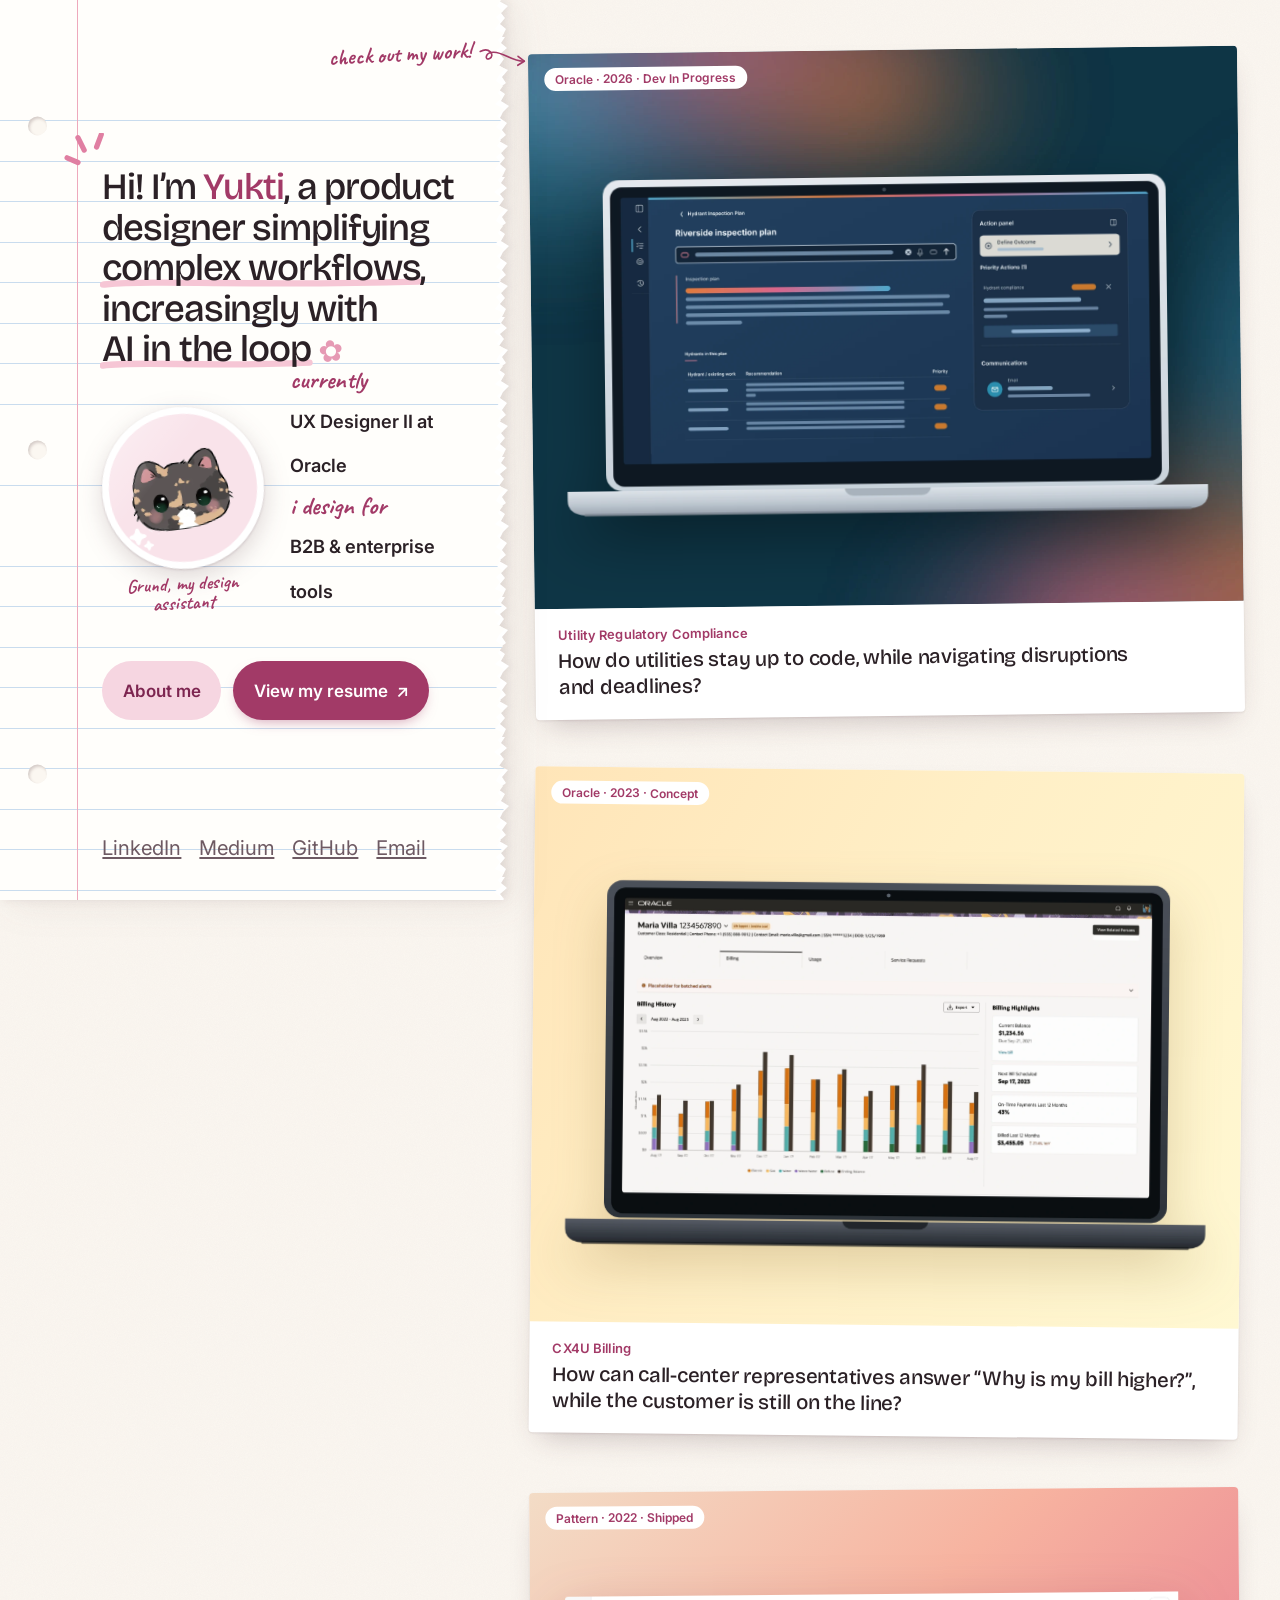
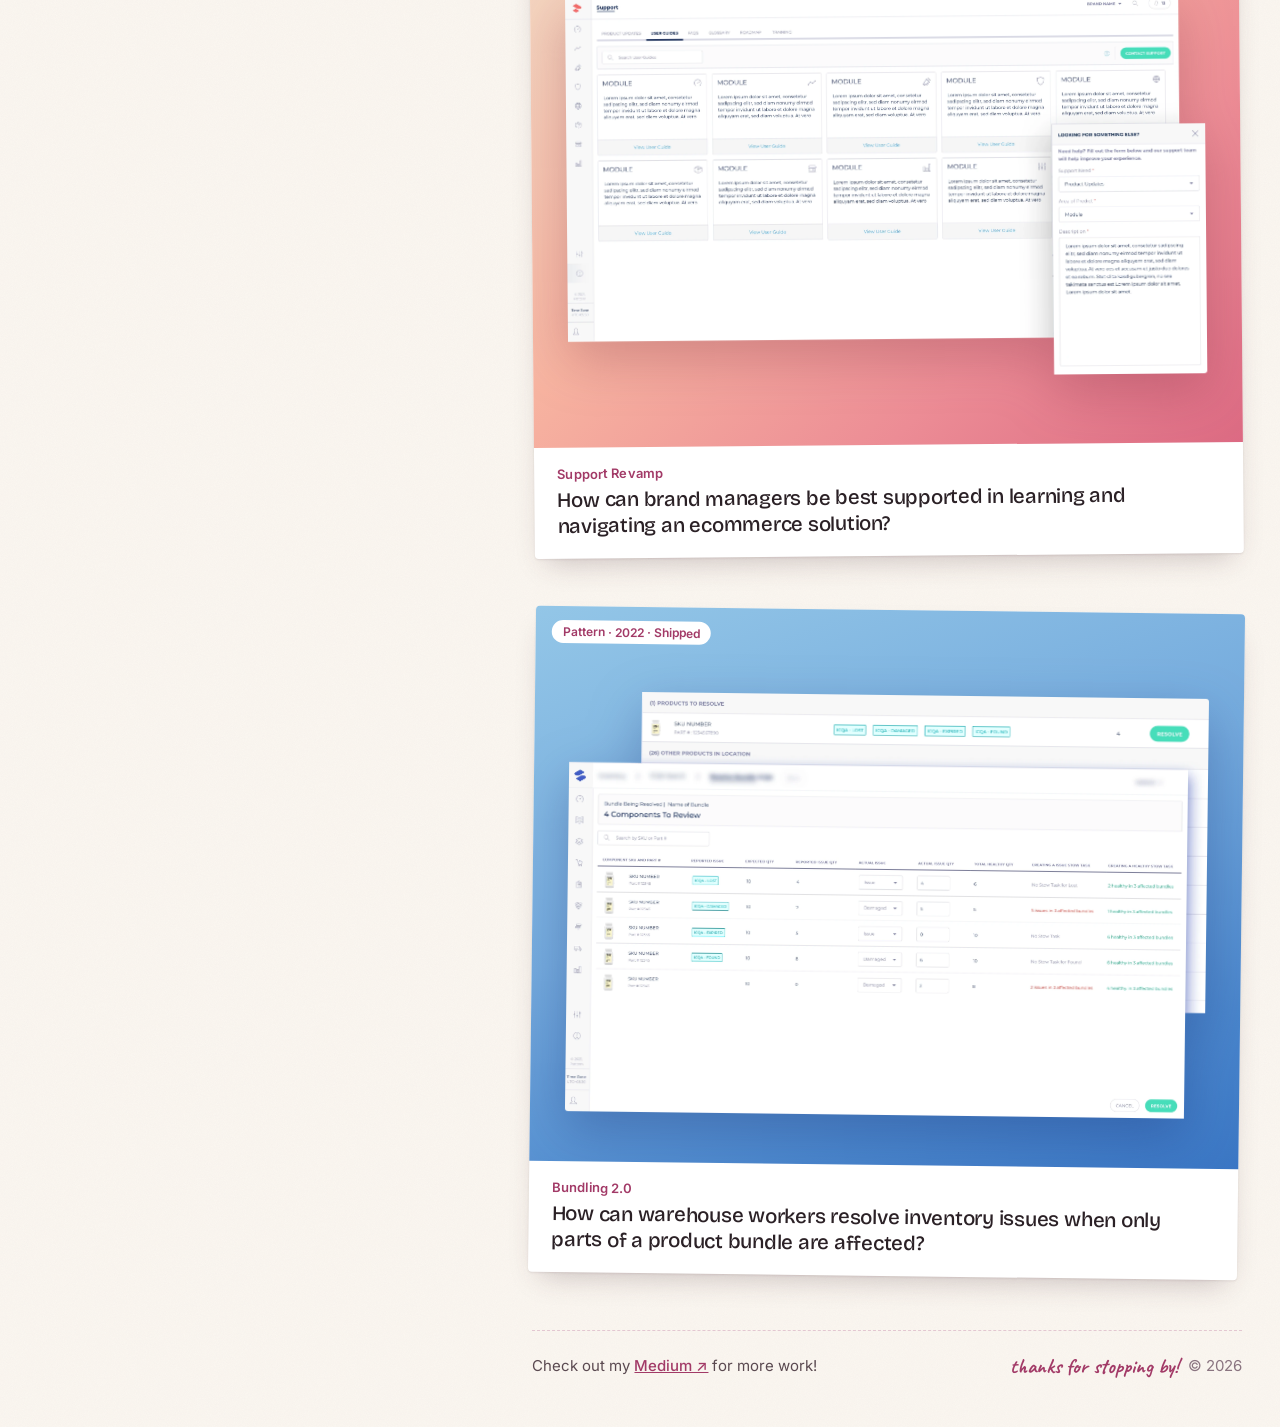
<file: index.html>
<!doctype html>
<html lang="en">
<head>
<meta name="robots" content="noindex, nofollow, noarchive">
<meta charset="utf-8">
<meta name="viewport" content="width=device-width, initial-scale=1">
<title>Yukti Malhan · Product Designer</title>
<meta name="description" content="Product designer simplifying complex workflows, increasingly with AI in the loop.">
<meta property="og:title" content="Yukti Malhan · Product Designer">
<meta property="og:description" content="Product designer simplifying complex workflows, increasingly with AI in the loop.">
<link rel="icon" href="assets/img/favicon.png">
<link rel="preconnect" href="https://fonts.googleapis.com">
<link href="https://fonts.googleapis.com/css2?family=Bricolage+Grotesque:opsz,wght@12..96,400;12..96,500&amp;family=Inter:wght@400;500;600&amp;family=Caveat:wght@600;700&amp;display=swap" rel="stylesheet">
<style>
body{margin:0;background:#FBF7F1}
a{color:#A23A67}
.paper{
  background-color:#FBF7F1;
  background-image:url("data:image/svg+xml,%3Csvg xmlns='http://www.w3.org/2000/svg' width='220' height='220'%3E%3Cfilter id='p'%3E%3CfeTurbulence type='fractalNoise' baseFrequency='1.1' numOctaves='2' stitchTiles='stitch'/%3E%3CfeColorMatrix values='0 0 0 0 0.45 0 0 0 0 0.36 0 0 0 0 0.34 0 0 0 0.06 0'/%3E%3C/filter%3E%3Crect width='100%25' height='100%25' filter='url(%23p)'/%3E%3C/svg%3E");
}

.layout{display:grid;grid-template-columns:40% 60%;align-items:start}
.layout>*{min-width:0}
/* torn binder paper */
.left{--lh:clamp(32px,4.5vh,48px);--edge:16px;position:sticky;top:0;height:100vh;box-sizing:border-box;filter:drop-shadow(3px 0 4px rgba(90,60,70,0.10)) drop-shadow(10px 4px 18px rgba(90,60,70,0.08))}
.left .binder,.left .fringe{position:absolute;inset:0;-webkit-mask:linear-gradient(#000,#000) left top/calc(100% - var(--edge)) 100% no-repeat,url("data:image/svg+xml,%3Csvg xmlns='http://www.w3.org/2000/svg' width='16' height='140' preserveAspectRatio='none'%3E%3Cpath d='M0 0H9L5 6 11 11 4 17 8 22 3 29 12 33 6 40 10 46 2 52 9 57 5 64 13 69 7 75 4 81 11 86 6 93 10 98 3 104 12 109 5 116 9 121 4 127 10 132 6 140H0Z'/%3E%3C/svg%3E") right top/var(--edge) 140px repeat-y;mask:linear-gradient(#000,#000) left top/calc(100% - var(--edge)) 100% no-repeat,url("data:image/svg+xml,%3Csvg xmlns='http://www.w3.org/2000/svg' width='16' height='140' preserveAspectRatio='none'%3E%3Cpath d='M0 0H9L5 6 11 11 4 17 8 22 3 29 12 33 6 40 10 46 2 52 9 57 5 64 13 69 7 75 4 81 11 86 6 93 10 98 3 104 12 109 5 116 9 121 4 127 10 132 6 140H0Z'/%3E%3C/svg%3E") right top/var(--edge) 140px repeat-y}
.left .fringe{background:#FFFFFF;-webkit-mask-position:left top,right 0 top 37px;mask-position:left top,right 0 top 37px}
.left .binder{right:4px;display:flex;flex-direction:column;box-sizing:border-box;padding:calc(var(--lh)*2) calc(var(--edge) + clamp(16px,2vw,32px)) var(--lh) calc(clamp(64px,6vw,92px) + clamp(16px,2vw,32px));align-items:center;text-align:center;
  background-color:#FFFEFB;
  background-image:linear-gradient(90deg,transparent clamp(64px,6vw,92px),#EEA9BC clamp(64px,6vw,92px),#EEA9BC calc(clamp(64px,6vw,92px) + 1.5px),transparent calc(clamp(64px,6vw,92px) + 1.5px)),repeating-linear-gradient(180deg,transparent 0,transparent calc(var(--lh) - 1px),#C9DCEE calc(var(--lh) - 1px),#C9DCEE var(--lh));
  background-size:100% 100%,100% calc(100% - var(--lh)*2);background-position:0 0,0 calc(var(--lh)*2);background-repeat:no-repeat,no-repeat}
.hole{position:absolute;left:clamp(22px,2.2vw,34px);width:clamp(18px,1.5vw,22px);aspect-ratio:1;border-radius:50%;transform:translateY(-50%);background:#FBF7F1;box-shadow:inset 1.5px 2px 3px rgba(80,55,60,0.22)}
.lines{position:relative;z-index:1;width:100%;max-width:540px;display:flex;flex-direction:column;align-items:center}
.intro{margin:0;font-size:calc(var(--lh)*0.6);color:#5A4950;max-width:25em;text-wrap:balance}
.hl{position:relative;white-space:nowrap;color:#2B2126;font-weight:500}
.hl svg{position:absolute;left:-2px;bottom:2px;width:calc(100% + 4px);height:0.45em;z-index:-1}
.dot{width:7px;height:7px;border-radius:50%;background:#3B9468;display:inline-block;margin-right:5px;vertical-align:1px}
.lines .ln{line-height:var(--lh)}
.lines .ln2{line-height:calc(var(--lh)*2)}
.notes{display:grid;grid-template-columns:repeat(3,minmax(0,1fr));gap:clamp(8px,0.9vw,14px);margin:calc(var(--lh)*1) 0;height:calc(var(--lh)*4);width:100%;max-width:440px}
.sticky{position:relative;display:flex;flex-direction:column;justify-content:center;gap:2px;padding:10px 10px;box-sizing:border-box;text-align:left;cursor:grab;outline:none;transform:rotate(var(--r));transform-origin:50% 0;box-shadow:0 1px 1px rgba(70,40,50,0.08),0 8px 14px -6px rgba(70,40,50,0.22);line-height:1.25;transition:transform .35s cubic-bezier(.3,1.6,.5,1),box-shadow .3s ease;animation:stick .7s cubic-bezier(.3,1.5,.5,1) var(--d) both}
.sticky:hover,.sticky:focus-visible{transform:rotate(0deg) translateY(-6px) scale(1.06);z-index:2;box-shadow:0 2px 2px rgba(70,40,50,0.08),0 18px 24px -10px rgba(70,40,50,0.30)}
.sticky:active{cursor:grabbing;transform:rotate(calc(var(--r) * -2)) translateY(-3px) scale(1.03)}
.sticky:hover .tape{transform:translateX(-50%) rotate(-6deg) translateY(-2px)!important}
.sticky:focus-visible{box-shadow:0 0 0 2px #A23A67,0 18px 24px -10px rgba(70,40,50,0.30)}
@keyframes stick{0%{opacity:0;transform:rotate(calc(var(--r) * 4)) translateY(-14px) scale(.92)}100%{opacity:1;transform:rotate(var(--r))}}
.sticky .tape{position:absolute;top:-8px;left:50%;width:46%;height:16px;background:rgba(255,255,255,0.6);box-shadow:0 0 0 0.5px rgba(160,130,140,0.15);transition:transform .3s ease}
.sticky .nh{font-family:Caveat,cursive;font-size:clamp(17px,2.3vh,21px);font-weight:700;color:#A23A67;line-height:1}
.sticky b{font-size:clamp(12.5px,1.75vh,15px);font-weight:600;color:#2B2126}
.sticky .ns{font-size:clamp(11.5px,1.55vh,13px);color:#5C4A53}
.pills{display:flex;flex-wrap:wrap;align-items:center;justify-content:center;gap:12px;height:calc(var(--lh)*2)}
.pill.cta{font-weight:600;box-shadow:0 6px 14px -6px rgba(162,58,103,0.55)}
.pill.cta:hover{background:#8C2F58!important}
.pill.cta span{transition:transform .2s ease}
.pill.cta:hover span{transform:translate(2px,-2px)}
.links{margin:0;display:flex;justify-content:center;gap:18px;font-size:calc(var(--lh)*0.5);flex:none}
.links a{color:#6E5A63}
.links a:hover{color:#A23A67}
.scribble{position:absolute;z-index:3;top:calc(var(--lh)*0.35);right:calc(var(--edge) * -1 - 30px);display:flex;align-items:flex-start;gap:2px;font-family:Caveat,cursive;font-size:clamp(19px,2.5vh,24px);font-weight:700;color:#A23A67;text-decoration:none;transform:rotate(-3deg);white-space:nowrap}
.scribble svg{margin-top:6px;animation:nudge 1.8s ease-in-out infinite}
.scribble:hover span{text-decoration:underline wavy #E69AB4}
@keyframes nudge{0%,100%{transform:translateX(0)}50%{transform:translateX(5px)}}
.pill{display:inline-flex;align-items:center;gap:8px;height:calc(var(--lh)*1.45);padding:0 clamp(16px,1.6vw,24px);border-radius:999px;font-size:clamp(14px,1.9vh,17px);font-weight:500;text-decoration:none;transition:transform .15s ease, background-color .15s ease}
.pill:hover{transform:translateY(-2px)}
.grund{position:relative;flex:1 1 auto;min-height:0;width:100%;max-width:440px;margin:calc(var(--lh)*0.5) 0 calc(var(--lh)*0.5);display:flex;flex-direction:column;align-items:center;justify-content:center}
.grund img{display:block;flex:0 1 auto;min-height:0;max-width:min(100%,400px);width:auto;height:auto;object-fit:contain;object-position:center}
.grund figcaption{order:-1;flex:none;display:flex;align-items:flex-end;gap:6px;margin:0 0 -4px 34%;font-family:Caveat,cursive;font-size:clamp(18px,2.4vh,22px);font-weight:700;color:#A23A67;transform:rotate(-4deg);white-space:nowrap}
.scrollcue{position:fixed;z-index:5;bottom:22px;left:70%;transform:translateX(-50%);display:flex;align-items:center;gap:8px;padding:9px 16px 9px 18px;border-radius:999px;background:rgba(255,254,251,0.92);box-shadow:0 1px 2px rgba(70,40,50,0.08),0 10px 24px -10px rgba(70,40,50,0.35);font-size:14px;font-weight:500;color:#2B2126;text-decoration:none;white-space:nowrap;-webkit-backdrop-filter:blur(6px);backdrop-filter:blur(6px)}
.scrollcue b{font-family:Caveat,cursive;font-size:20px;font-weight:700;color:#A23A67}
.scrollcue svg{animation:bob 1.6s ease-in-out infinite}
@keyframes bob{0%,100%{transform:translateY(-2px)}50%{transform:translateY(3px)}}
html{scroll-behavior:smooth}
.polaroid{scroll-margin-top:24px}
.cue-c2,.cue-c3{display:none}
@supports (view-timeline-name: --a) and (timeline-scope: --a){
  .paper{timeline-scope:--c1,--c2,--c3,--c4}
  .cue-c2,.cue-c3{display:flex}
  .scrollcue{opacity:0;visibility:hidden;animation:cueon linear none;animation-range:contain 0% exit 80%}
  .cue-c1{animation-timeline:--c1}.cue-c2{animation-timeline:--c2}.cue-c3{animation-timeline:--c3}
  @keyframes cueon{0%,100%{opacity:1;visibility:visible}}
}
@media (prefers-reduced-motion: reduce){.sticky,.scrollcue,.scrollcue svg,.scribble svg{animation:none!important}}

/* Grund sticker + quick facts (from the split version) */
.lines{align-items:flex-start!important;text-align:left}
.facts{display:flex;align-items:center;gap:clamp(18px,2vw,30px);margin:var(--lh) 0 calc(var(--lh)*2);height:calc(var(--lh)*4)}
.sticker{position:relative;flex:none;margin:0}
.sticker-disc{position:relative;width:calc(var(--lh)*4);aspect-ratio:1;border-radius:50%;background:#F9E3EA;border:clamp(5px,0.55vw,8px) solid #FFFFFF;box-sizing:border-box;overflow:hidden;transform:rotate(-7deg);filter:drop-shadow(0 1px 1px rgba(70,40,50,0.18)) drop-shadow(0 8px 12px rgba(70,40,50,0.18));transition:transform .4s cubic-bezier(.3,1.6,.5,1)}
.sticker-disc img{width:100%;height:100%;object-fit:contain;display:block;transform:scale(0.94)}
.sticker-disc::after{content:"";position:absolute;inset:0;border-radius:50%;background:linear-gradient(135deg,rgba(255,255,255,0.45) 0%,rgba(255,255,255,0) 38%);pointer-events:none}
.sticker:hover .sticker-disc{transform:rotate(4deg) scale(1.05)}
.sticker figcaption{font-family:Caveat,cursive;font-size:clamp(16px,2.2vh,19px);font-weight:700;color:#A23A67;line-height:1;transform:translateX(-50%) rotate(-3deg);white-space:normal;text-align:center;width:150px;position:absolute;left:50%;top:calc(100% + 6px)}
.facts dl{margin:0;display:flex;flex-direction:column;min-width:0}
.facts dl>div{display:flex;flex-direction:column}
.facts dt{font-family:Caveat,cursive;font-size:calc(var(--lh)*0.62);font-weight:700;color:#A23A67;line-height:calc(var(--lh)*0.9)}
.facts dd{margin:0;font-size:calc(var(--lh)*0.45);font-weight:600;color:#2B2126;line-height:calc(var(--lh)*1.1)}
.facts dd span{display:block;font-weight:400;color:#6B5862;white-space:nowrap;line-height:calc(var(--lh)*0.9)}
.pills{justify-content:flex-start!important}
.spacer{flex:1 1 auto}
.links{justify-content:flex-start!important;width:100%;max-width:540px}

/* big intro title */
.title{margin:0;font-family:'Bricolage Grotesque',Inter,sans-serif;font-weight:500;font-size:calc(var(--lh)*0.92);line-height:var(--lh);letter-spacing:-0.03em;color:#2B2126;text-align:left;position:relative;top:calc(var(--lh)*0.13)}
.title .name{color:#A23A67}
.title .hl svg{height:0.38em;bottom:0}
.title .flower{color:#E69AB4;font-size:0.8em;display:inline-block;transform:rotate(-8deg);transition:transform .6s ease}
.title:hover .flower{transform:rotate(172deg)}
.title .spark{position:absolute;left:calc(var(--lh)*-0.95);top:calc(var(--lh)*-0.85);width:calc(var(--lh)*1.15);height:calc(var(--lh)*1.15)}
.title .spark svg{width:100%;height:100%;display:block}
/* lower the block so it sits centered on screen, snapped to the ruled lines */
.left .binder{padding-top:calc(var(--lh)*5)}
@supports (padding-top: round(down, 10px, 3px)){.left .binder{padding-top:max(calc(var(--lh)*2), round(down, calc((100vh - var(--lh)*14) / 2), var(--lh)))}}
.pill.about{background:#F6D6E1!important;border:0!important;color:#7D2550!important;font-weight:600}
.pill.about:hover{background:#F1C3D3!important}

/* polaroid-style project stickers */
.polaroid{display:flex;flex-direction:column;height:min(74vh,780px);min-height:460px;box-sizing:border-box;padding:clamp(12px,1.2vw,18px) clamp(12px,1.2vw,18px) 0;background:#FFFFFF;border-radius:4px;text-decoration:none;color:inherit;transform:rotate(var(--r));box-shadow:0 1px 2px rgba(70,40,50,0.10),0 14px 30px -12px rgba(70,40,50,0.28);transition:transform .35s cubic-bezier(.3,1.4,.5,1),box-shadow .3s ease}
.polaroid:hover{transform:rotate(0deg) translateY(-4px);box-shadow:0 2px 3px rgba(70,40,50,0.10),0 26px 40px -16px rgba(70,40,50,0.34)}
.polaroid .photo{position:relative;flex:1 1 auto;min-height:0;border-radius:2px;overflow:hidden;display:flex;align-items:center;justify-content:center;box-shadow:inset 0 0 0 1px rgba(120,70,90,0.07)}
.polaroid .photo img{height:auto;max-height:80%;object-fit:contain;display:block;border-radius:4px;box-shadow:0 2px 4px rgba(60,30,40,0.12),0 22px 40px -16px rgba(60,30,40,0.34);transition:transform .4s ease}
.polaroid:hover .photo img{transform:scale(1.015)}
.tagrow{position:absolute;top:14px;left:16px;display:flex;align-items:center;gap:10px}
.tagrow .num{font-family:Caveat,cursive;font-size:26px;font-weight:700;color:#A23A67;line-height:1}
.tagrow .badge{padding:4px 11px;border-radius:999px;background:#FFFFFF;font-size:12px;font-weight:600;color:#A23A67}
.pcap{flex:0 0 20%;min-height:96px;box-sizing:border-box;padding:clamp(12px,1.8vh,20px) clamp(4px,0.6vw,10px) clamp(12px,1.8vh,20px);display:flex;flex-direction:column;justify-content:center;gap:6px}
.pname{margin:0;display:flex;justify-content:space-between;align-items:baseline;gap:12px;font-size:13px;font-weight:600;color:#A23A67;letter-spacing:0.01em}
.pname .go{font-weight:600;white-space:nowrap;transition:transform .2s ease}
.polaroid:hover .pname .go{transform:translateX(3px)}
.pq{margin:0;font-family:'Bricolage Grotesque',Inter,sans-serif;font-size:clamp(18px,min(1.55vw,2.6vh),24px);font-weight:500;line-height:1.3;letter-spacing:-0.012em;color:#2B2126;text-wrap:pretty}

/* image area: the tinted mat with the taped screenshot, like before */
.polaroid{padding:0!important;overflow:visible}
.polaroid .photo{border-radius:4px 4px 0 0!important;box-shadow:none!important}
.polaroid .photo{container-type:size}
.polaroid .shot{position:relative;margin-top:18px}
.polaroid .shot img{width:100%;height:auto;max-height:none;display:block;border-radius:4px;box-shadow:0 2px 4px rgba(60,30,40,0.14),0 24px 44px -16px rgba(60,30,40,0.38)}
.polaroid .shot .tp{position:absolute;z-index:1;width:90px;height:24px}
.polaroid .photo>img{display:none}
.pcap{padding:clamp(14px,2vh,22px) clamp(18px,1.8vw,28px)!important}
.pqrow{display:flex;align-items:flex-end;justify-content:space-between;gap:24px}
.pqrow .go{flex:none;font-size:14px;font-weight:600;color:#A23A67;white-space:nowrap;padding-bottom:3px;transition:transform .2s ease}
.polaroid:hover .pqrow .go{transform:translateX(3px)}

/* responsive card text: caption grows, photo shrinks; type follows card width */
.polaroid{container-type:inline-size}
.polaroid .pcap{flex:none!important;min-height:0!important}
.polaroid .photo{min-height:180px}
.polaroid .pq{font-size:clamp(16px,2.9cqw,23px)!important;line-height:1.3}
@container (max-width: 640px){.polaroid .pqrow{flex-direction:column;align-items:flex-start;gap:8px}}
/* pencil rule */
.rule{height:2px;border:0;margin:0;background-image:url("data:image/svg+xml,%3Csvg xmlns='http://www.w3.org/2000/svg' width='300' height='2'%3E%3Cpath d='M0 1 C 60 0.3, 120 1.7, 180 0.8 S 260 1.4, 300 1' stroke='%23D8B9C4' stroke-width='1.3' fill='none'/%3E%3C/svg%3E");background-size:300px 2px;background-repeat:repeat-x}
/* places marquee */
.marquee{overflow:hidden;-webkit-mask:linear-gradient(90deg,transparent,#000 12%,#000 88%,transparent);mask:linear-gradient(90deg,transparent,#000 12%,#000 88%,transparent)}
.track{display:flex;gap:56px;width:max-content;animation:slide 26s linear infinite}
@keyframes slide{to{transform:translateX(-50%)}}
@media (prefers-reduced-motion: reduce){.track{animation:none}}
.work img{transition:transform .4s ease}
.work:hover img{transform:scale(1.015)}
.work:hover .cap{color:#A23A67}
@media (max-width: 899px){
  .layout{grid-template-columns:minmax(0,1fr)}
  .left{position:relative;height:auto;--lh:34px}
  .left .binder{position:relative;inset:auto;right:auto;padding-left:64px;padding-right:28px}
  .notes{height:auto;display:flex;flex-wrap:wrap;justify-content:center;row-gap:16px}
  .notes .sticky{width:calc(50% - 8px)}
  .pill{padding:0 16px}
  .pills{gap:8px}
  .sticky{min-height:calc(var(--lh)*3.6)}
  .pills{height:auto;padding:calc(var(--lh)*0.5) 0}
  .grund{flex:none;height:280px}
  .grund figcaption{margin-left:20%;white-space:normal}
  .scribble{display:none}
  .left .binder{padding-top:calc(var(--lh)*2)!important}
  .title .spark{left:-26px}
  .facts{flex-direction:column;align-items:flex-start;height:auto;margin-bottom:var(--lh)}
  .sticker figcaption{position:static;transform:rotate(-3deg);margin-top:6px}
  .spacer{flex:none;height:var(--lh)}
  .scrollcue{left:50%}
  .links{padding-bottom:var(--lh)}
  .gl{white-space:normal!important;width:150px;line-height:1}
  .mat{height:auto!important;min-height:0!important;aspect-ratio:4/3}
  .polaroid{height:auto;min-height:0}
  .polaroid .photo{flex:none;aspect-ratio:4/3}
  .pqrow{flex-direction:column;align-items:flex-start;gap:8px}
}

/* keep the scribbled arrow above the scrolling work */
@media (min-width: 900px){.layout>.left{z-index:6!important}}
</style>
</head>
<body>
<div class="paper" style="font-family: Inter, system-ui, sans-serif; color: #2B2126; min-height: 100vh">
  <div class="layout">

    <!-- LEFT: torn binder paper, fixed and always above the fold -->
    <aside class="left">
      <div class="fringe" aria-hidden="true"></div>
      <div class="binder">
        <span class="hole" style="top: 14%" aria-hidden="true"></span>
        <span class="hole" style="top: 50%" aria-hidden="true"></span>
        <span class="hole" style="top: 86%" aria-hidden="true"></span>

        <div class="lines">
          <h1 class="title"><span class="spark" aria-hidden="true"><svg viewBox="0 0 30 30" fill="none" stroke="#E07FA2" stroke-width="3.4" stroke-linecap="round"><path d="M9 19 2 16M13 11 9 3M21 9 24 1"></path></svg></span><span>Hi! I’m <span class="name">Yukti</span>, a product designer simplifying</span> <span class="hl">complex workflows<svg aria-hidden="true" viewBox="0 0 300 20" preserveAspectRatio="none"><path d="M4 12 C 60 5, 140 15, 296 8" stroke="#F6C6D5" stroke-width="9" stroke-linecap="round" fill="none"></path></svg></span><span>, increasingly with</span> <span style="white-space: nowrap"><span class="hl">AI in the loop<svg aria-hidden="true" viewBox="0 0 300 20" preserveAspectRatio="none"><path d="M4 12 C 60 5, 140 15, 296 8" stroke="#F6C6D5" stroke-width="9" stroke-linecap="round" fill="none"></path></svg></span> <span class="flower" aria-hidden="true">✿</span></span></h1>
          <div class="facts">
            <figure class="sticker">
              <div class="sticker-disc"><img src="assets/img/grund-portrait.webp" alt="Illustrated portrait of Grund the cat"></div>
              <figcaption>Grund, my design assistant</figcaption>
            </figure>
            <dl>
              <div><div style="box-sizing: border-box; display: flex; flex-direction: column; gap: normal; justify-content: normal; align-items: normal"><dt>currently</dt><dd>UX Designer II at Oracle</dd></div></div>
              <div><div style="box-sizing: border-box; display: flex; flex-direction: column; gap: normal; justify-content: normal; align-items: normal"><dt>i design for</dt><dd>B2B &amp; enterprise tools</dd></div></div>
              <div></div>
            </dl>
          </div>

          <div class="pills">
            <a class="pill about" href="about.html" style="background: #F6D6E1; color: #7D2550">About me</a>
            <a class="pill cta" href="assets/YM_Resume.pdf" target="_blank" rel="noopener" style="background: #A23A67; color: #FFFFFF">View my resume <span aria-hidden="true">↗</span></a>
          </div>
        </div>

        <span class="spacer" aria-hidden="true"></span>

        <p class="ln links">
          <a href="https://www.linkedin.com/in/yukti-malhan/">LinkedIn</a>
          <a href="https://medium.com/@yuktimalhan">Medium</a>
          <a href="https://github.com/ymalhan0">GitHub</a>
          <a href="mailto:yuktimalhan@gmail.com">Email</a>
        </p>
      </div>

      <!-- scribbled pointer to the work -->
      <a class="scribble" href="#work" style="right: -15px; top: 38px; position: absolute"><span>check out my work!&nbsp;</span><svg width="64" height="34" viewBox="0 0 64 34" fill="none" stroke="currentColor" stroke-width="2.2" stroke-linecap="round" stroke-linejoin="round" aria-hidden="true" style="z-index: 1; width: 48px"><path d="M2 8C14 2 22 14 14 18C7 21 8 9 20 10C34 11 44 24 60 24"></path><path d="M52 17l8 7-9 5"></path></svg></a>
    </aside>

    <!-- RIGHT: work, one big mounted image per project -->
    <a class="scrollcue cue-c1" href="#work-2" aria-label="Scroll to the next project">More projects <svg width="14" height="16" viewBox="0 0 14 16" fill="none" stroke="#A23A67" stroke-width="2" stroke-linecap="round" stroke-linejoin="round" aria-hidden="true"><path d="M7 1v13M1 8l6 6 6-6"></path></svg></a>
    <a class="scrollcue cue-c2" href="#work-3" aria-label="Scroll to the next project">More projects <svg width="14" height="16" viewBox="0 0 14 16" fill="none" stroke="#A23A67" stroke-width="2" stroke-linecap="round" stroke-linejoin="round" aria-hidden="true"><path d="M7 1v13M1 8l6 6 6-6"></path></svg></a>
    <a class="scrollcue cue-c3" href="#work-4" aria-label="Scroll to the next project">More projects <svg width="14" height="16" viewBox="0 0 14 16" fill="none" stroke="#A23A67" stroke-width="2" stroke-linecap="round" stroke-linejoin="round" aria-hidden="true"><path d="M7 1v13M1 8l6 6 6-6"></path></svg></a>
    <main id="work" aria-label="Selected work" style="padding: clamp(28px, 5.5vh, 56px) clamp(20px, 3vw, 48px) 48px clamp(10px, 1.6vw, 24px); display: flex; flex-direction: column; gap: clamp(36px, 6vh, 64px)">

      <a href="compliance.html" id="work-1" class="work polaroid" style="--r: -0.7deg; view-timeline-name: --c1">
        <div class="photo" style="background: #0E3445 url(assets/img/card-compliance-bg.webp) center / cover no-repeat">
          <div class="tagrow" aria-hidden="true" style="z-index: 3"><span class="badge">Oracle · 2026 · Dev In Progress</span></div>
          <div class="shot" style="width: min(94%, calc((100cqh - 64px) * 1.852)); max-width: 100%; margin-top: 36px"><img src="assets/img/card-compliance-laptop.webp" style="box-shadow: none; border-radius: 0; filter: drop-shadow(0 24px 30px rgba(0,0,0,0.35))" alt="Laptop showing a low-fidelity version of the Riverside inspection plan screen"></div>
        </div>
        <div class="pcap">
          <p class="pname">Utility Regulatory Compliance</p>
          <div class="pqrow"><p class="pq" style="position: static">How do utilities stay up to code, while navigating disruptions and deadlines?</p></div>
        </div>
      </a>

      <a href="Billing.html" id="work-2" class="work polaroid" style="--r: 0.6deg; view-timeline-name: --c2">
        <div class="photo" style="background: linear-gradient(120deg, #FFE5B8 0%, #FFEFC6 45%, #FFF8D2 100%)">
          <div class="tagrow" aria-hidden="true" style="z-index: 3"><span class="badge">Oracle · 2023 · Concept</span></div>
          <div class="shot" style="width: min(94%, calc((100cqh - 64px) * 1.718)); max-width: 100%; margin-top: 36px"><img src="assets/img/card-billing-laptop.webp" style="box-shadow: none; border-radius: 0; filter: drop-shadow(0 22px 26px rgba(120,80,20,0.22))" alt="Laptop showing the final CX4U Billing tab: billing history chart and billing highlights"></div>
        </div>
        <div class="pcap">
          <p class="pname">CX4U Billing</p>
          <div class="pqrow"><p class="pq">How can call-center representatives answer&nbsp;<span style="letter-spacing: -0.276px">“Why is my bill higher?”</span>, while the customer is still on the line?</p></div>
        </div>
      </a>

      <a href="Support.html" id="work-3" class="work polaroid" style="--r: -0.5deg; view-timeline-name: --c3">
        <div class="photo" style="background: linear-gradient(135deg, #F3DCC6 0%, #F7B3A0 40%, #EC8C95 72%, #DC6A83 100%)">
          <div class="tagrow" aria-hidden="true" style="z-index: 3"><span class="badge">Pattern · 2022 · Shipped</span></div>
          <div class="shot" style="width: min(90%, calc((100cqh - 64px) * 1.67)); max-width: 100%; margin-top: 36px"><img src="assets/img/card-support-screen.webp" alt="Support Revamp project: help center user guides with a Looking for something else support form" style="width: 100%; height: auto; border-radius: 3px; box-shadow: none; filter: drop-shadow(0 18px 26px rgba(120,40,60,0.28))"></div>
        </div>
        <div class="pcap">
          <p class="pname">Support Revamp</p>
          <div class="pqrow"><p class="pq">How can brand managers be best supported in learning and navigating an ecommerce solution?</p></div>
        </div>
      </a>

      <a href="Bundling.html" id="work-4" class="work polaroid" style="--r: 0.7deg; view-timeline-name: --c4">
        <div class="photo" style="background: linear-gradient(160deg, #93C6E7 0%, #74AADD 45%, #4A86CC 80%, #3A76C4 100%)">
          <div class="tagrow" aria-hidden="true" style="z-index: 3"><span class="badge">Pattern · 2022 · Shipped</span></div>
          <div class="shot" style="width: min(90%, calc((100cqh - 64px) * 1.518)); max-width: 100%; margin-top: 36px"><img src="assets/img/card-bundling-screen.webp" alt="Bundling 2.0 project: resolving a bundle with 4 components to review" style="width: 100%; height: auto; border-radius: 3px; box-shadow: none; filter: drop-shadow(0 18px 26px rgba(20,40,110,0.30))"></div>
        </div>
        <div class="pcap">
          <p class="pname">Bundling 2.0</p>
          <div class="pqrow"><p class="pq">How can warehouse workers resolve inventory issues when only parts of a product bundle are affected?</p></div>
        </div>
      </a>

      <div style="display: flex; flex-wrap: wrap; align-items: center; justify-content: space-between; gap: 14px; padding-top: 22px; border-top: 1px dashed #E3C7D1; font-size: 15px; color: #5A4950">
        <p style="margin: 0">Check out my&nbsp;<a href="https://medium.com/@yuktimalhan" style="font-weight: 500">Medium ↗</a>&nbsp;for more work!</p>
        <p style="margin: 0; display: flex; align-items: center; gap: 10px"><span style="font-family: Caveat, cursive; font-size: 21px; font-weight: 700; color: #A23A67">thanks for stopping by!</span><span style="color: #8A7480">© 2026</span></p>
      </div>
    </main>
  </div>
</div>
</body>
</html>
</file>
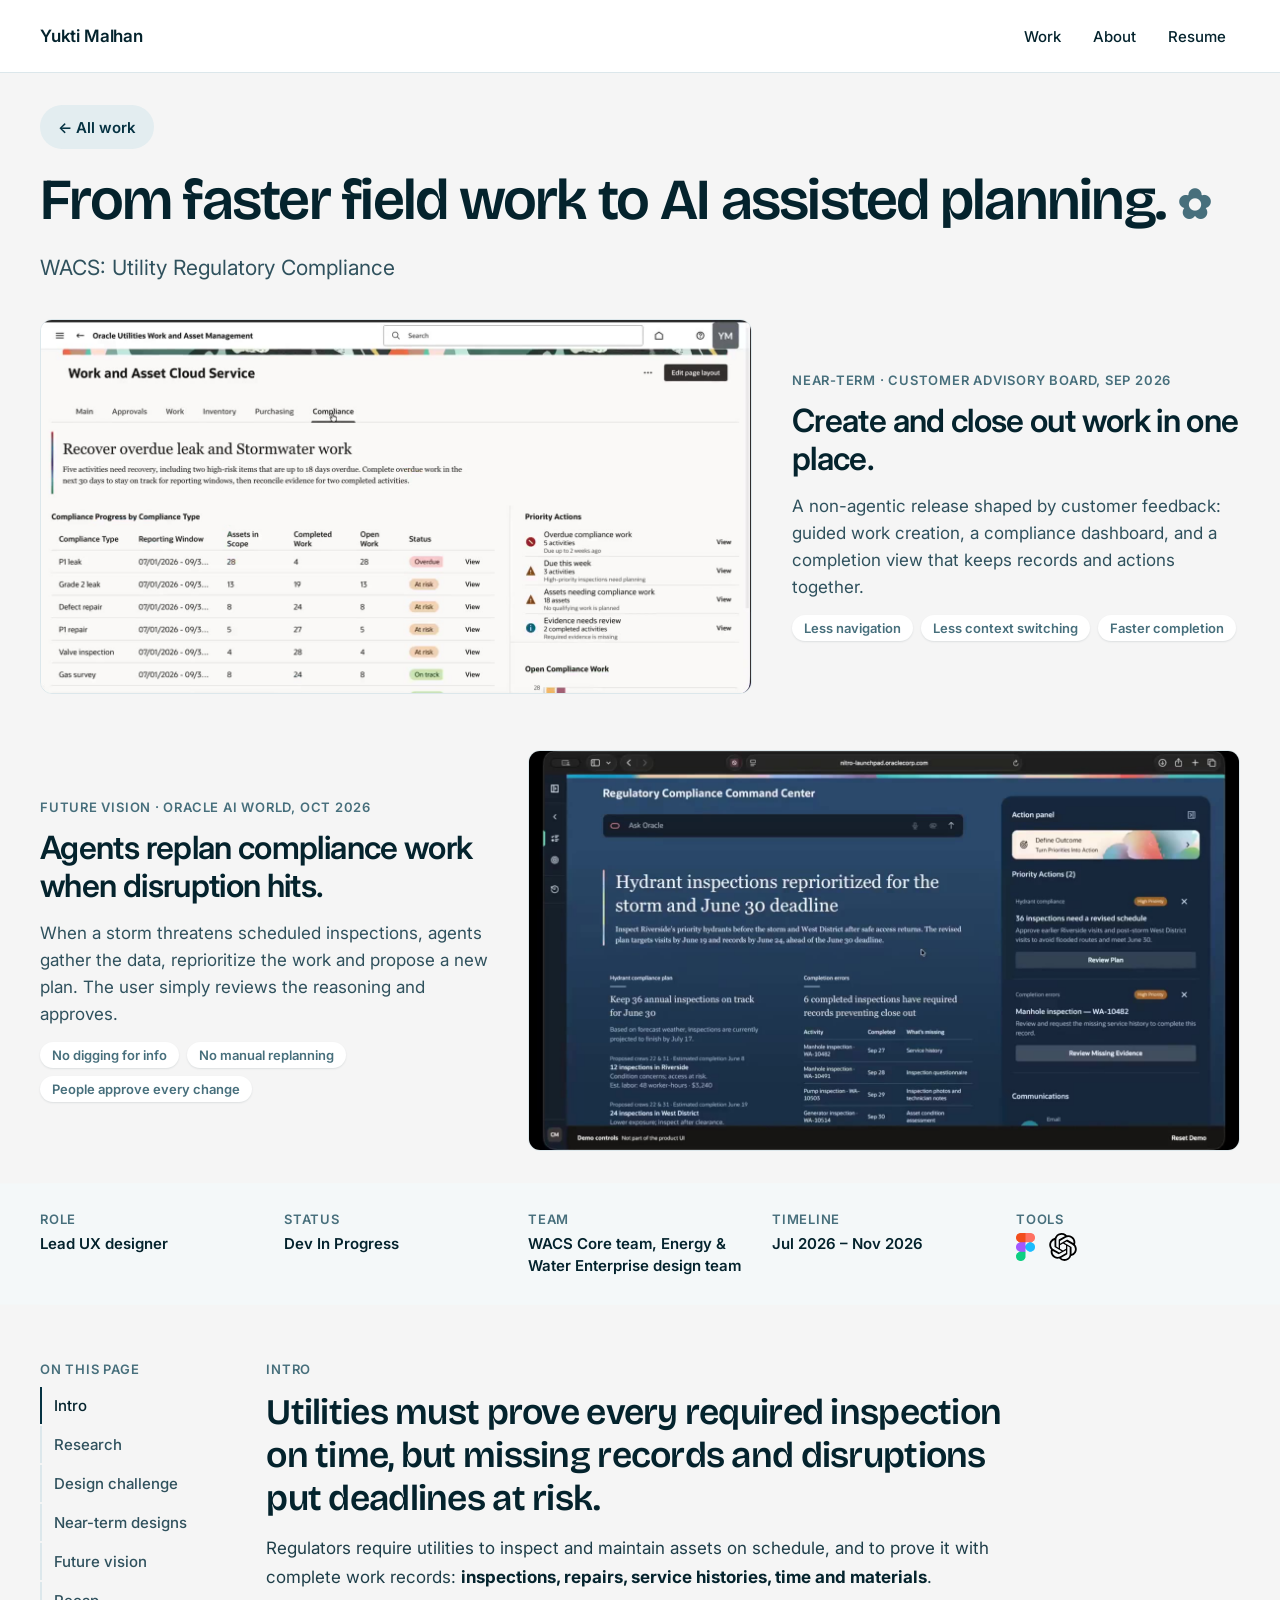
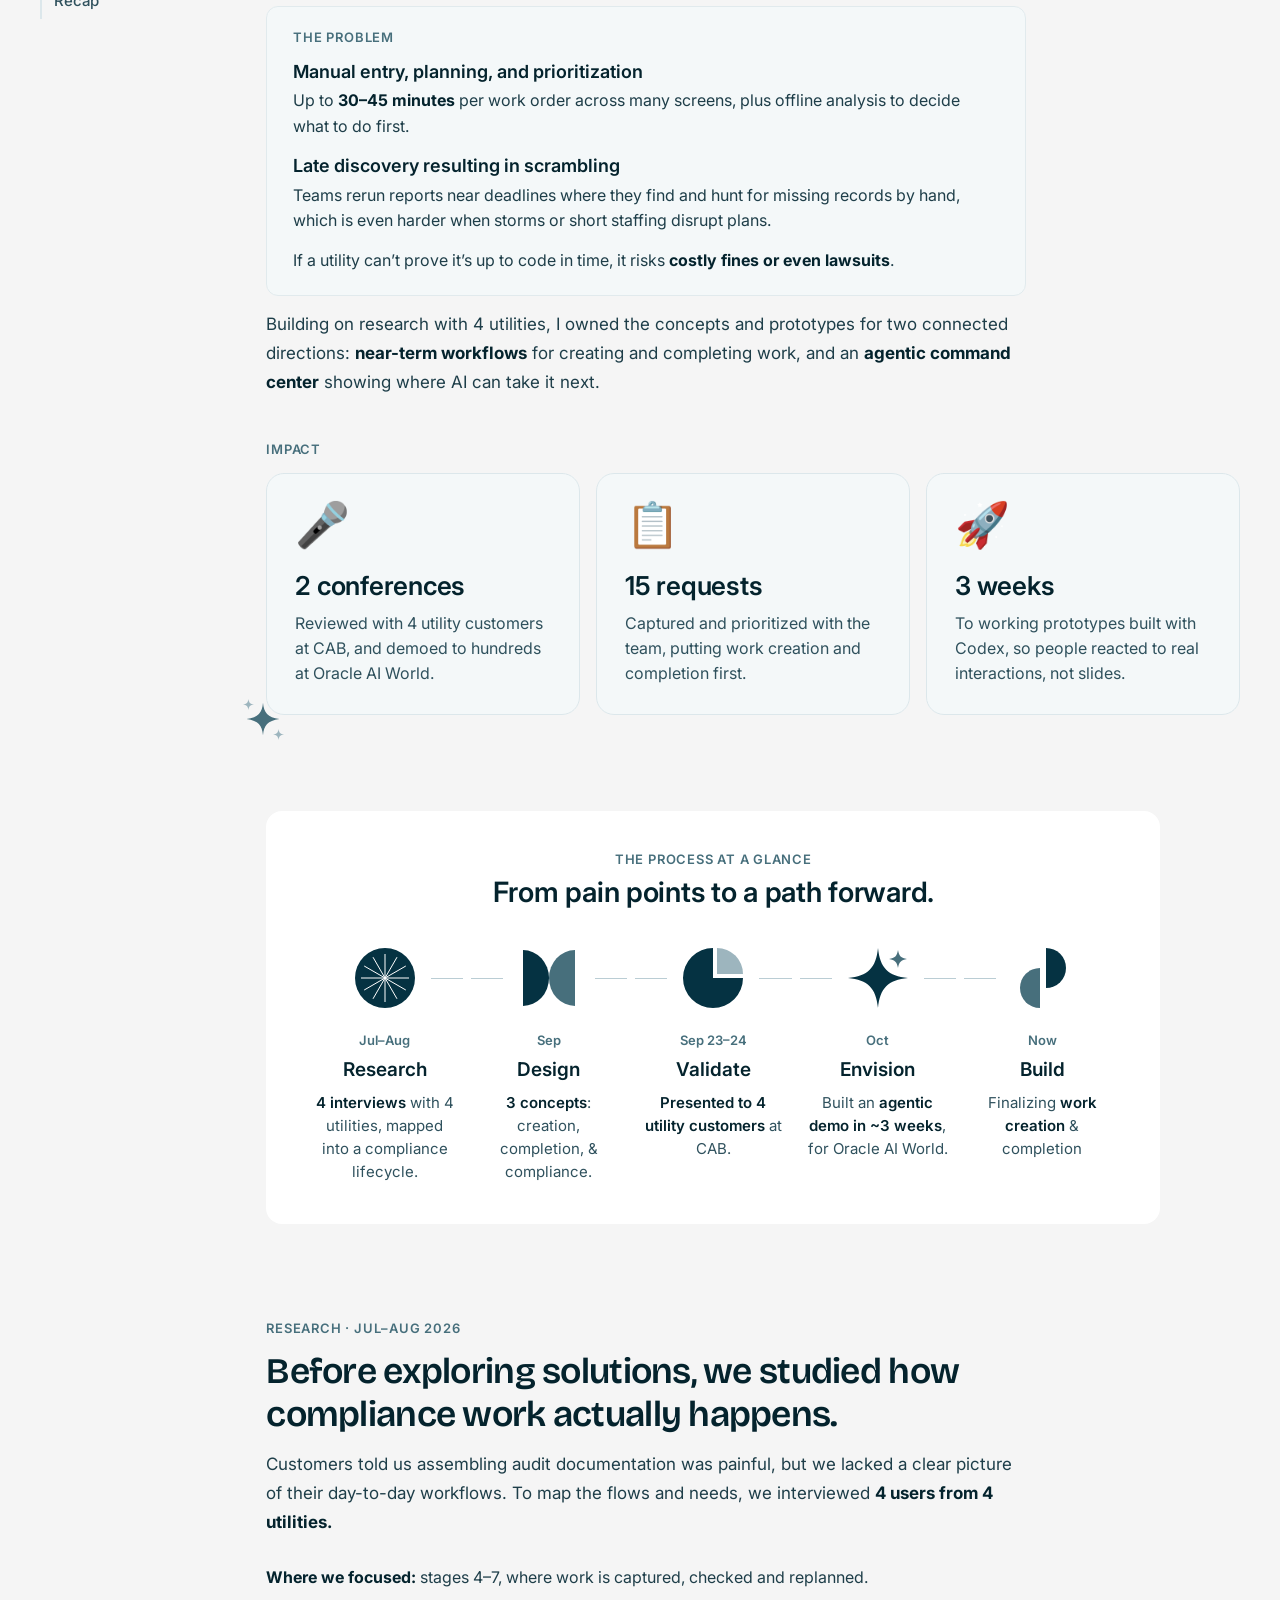
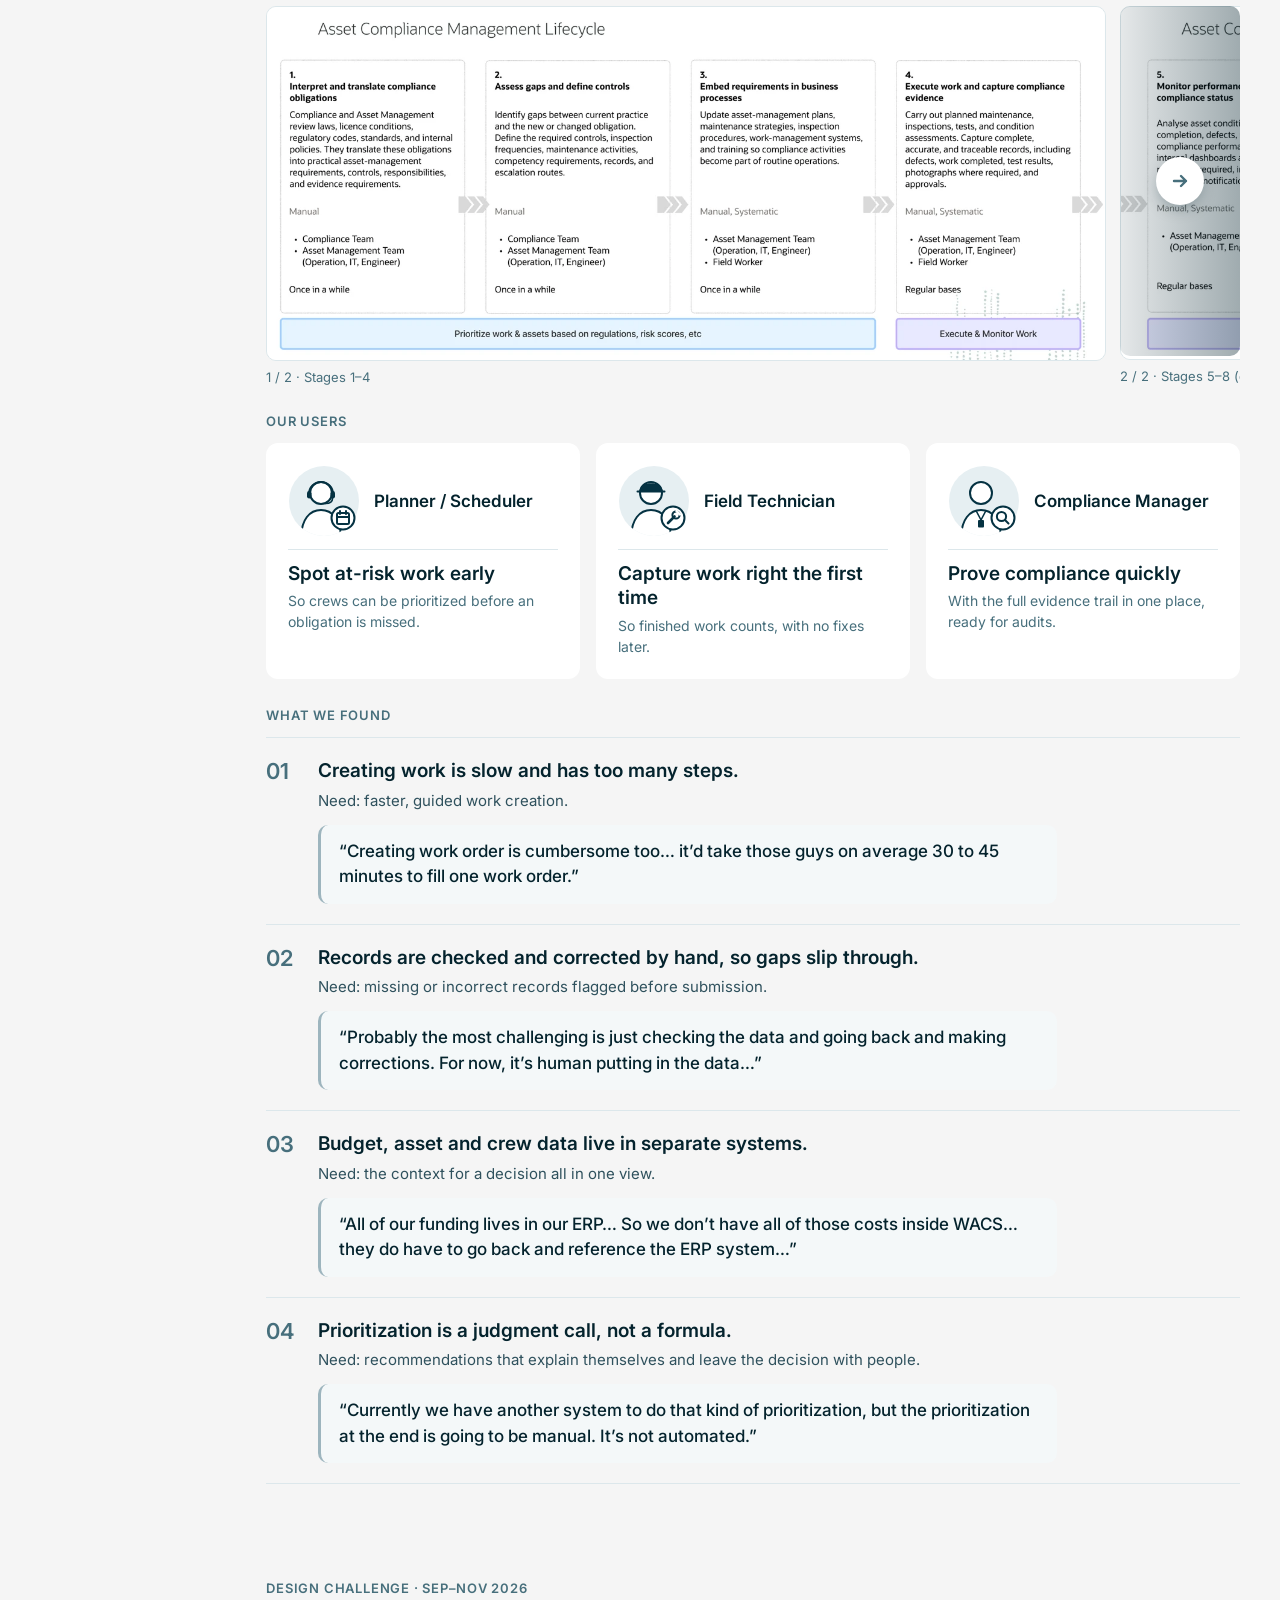
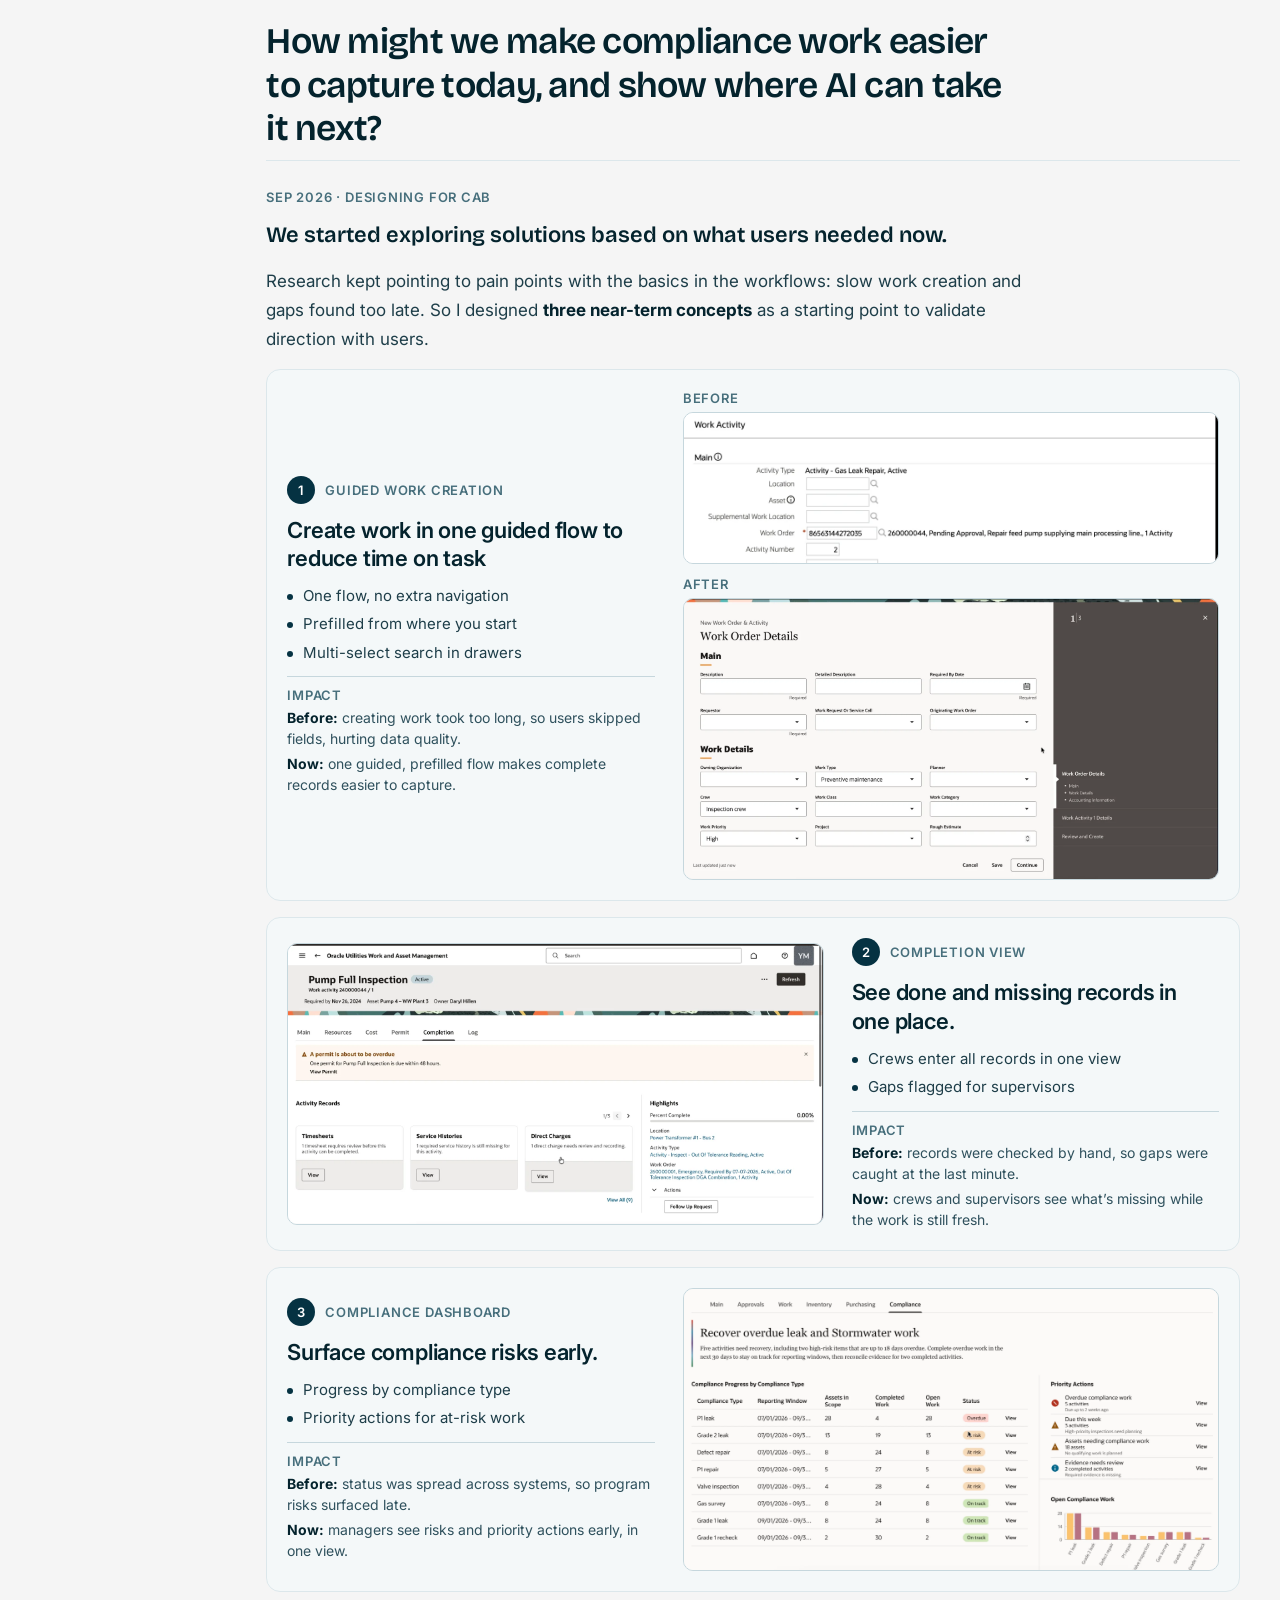
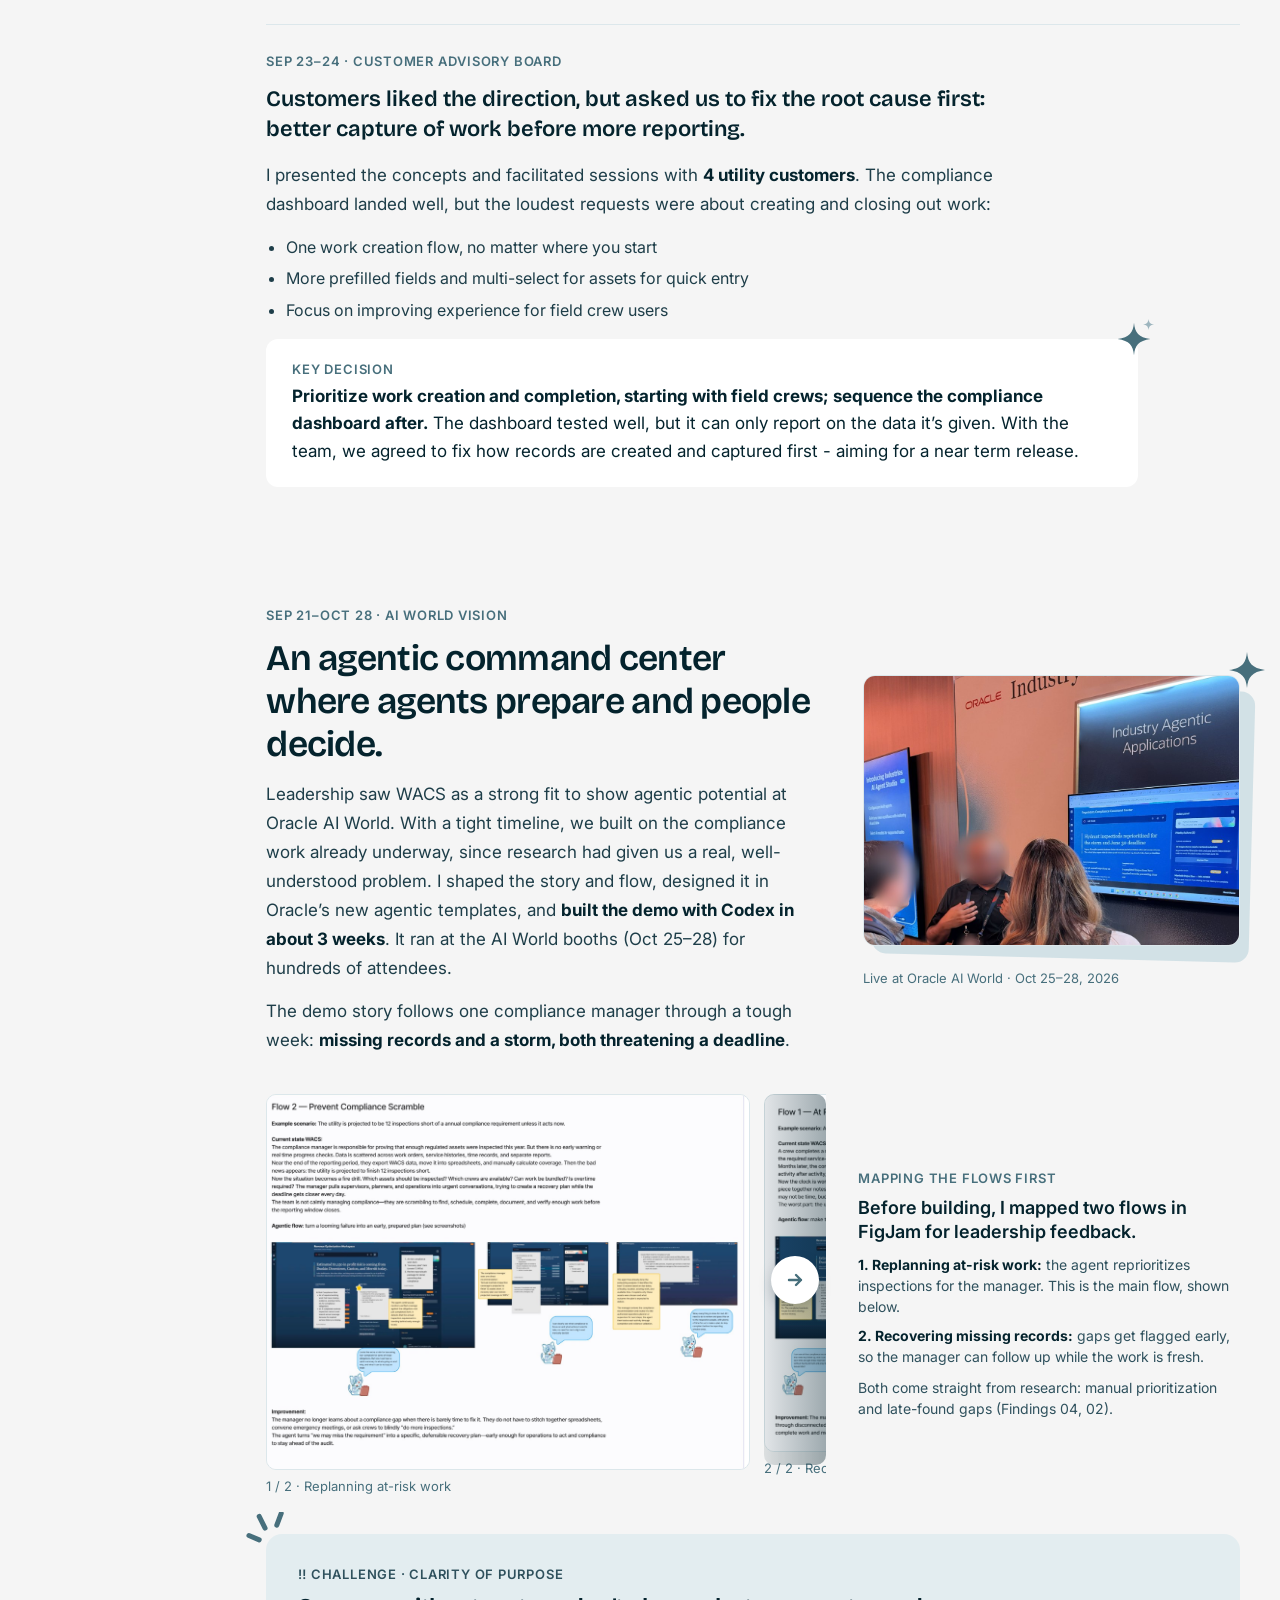
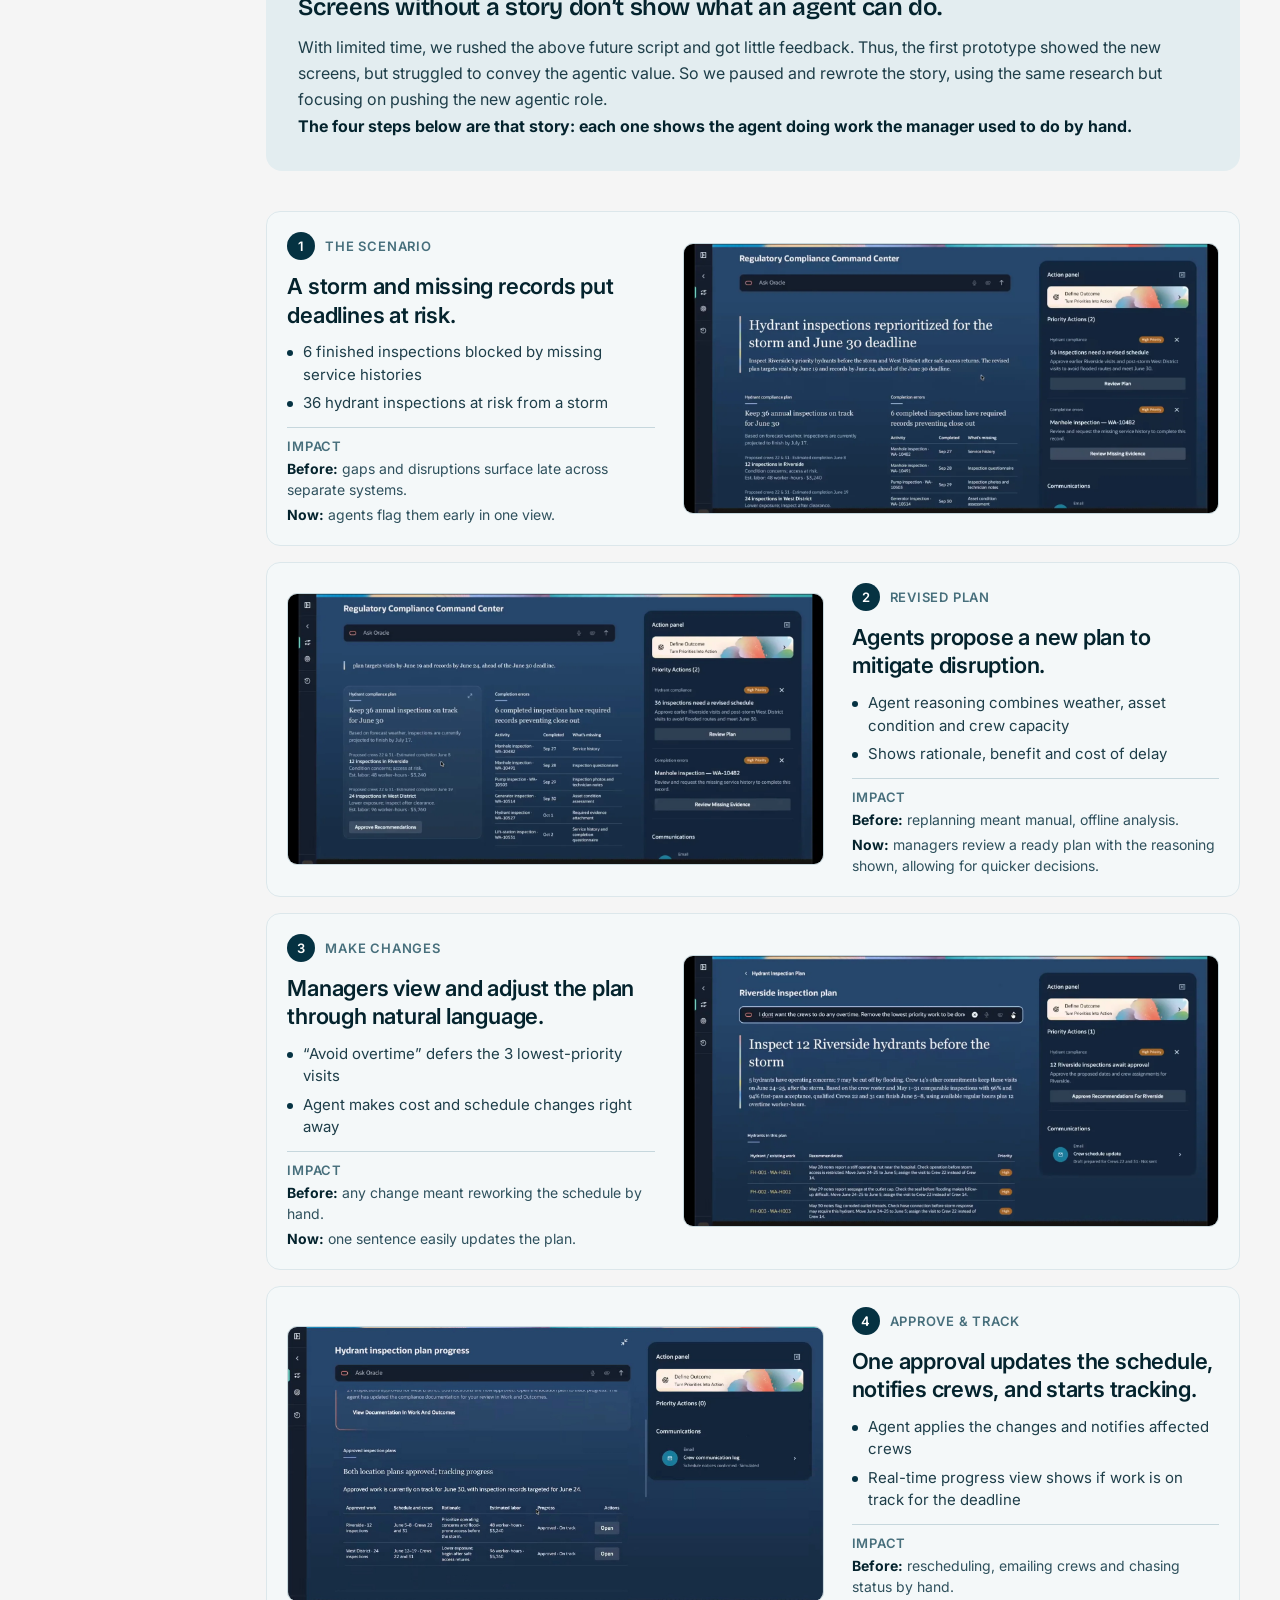
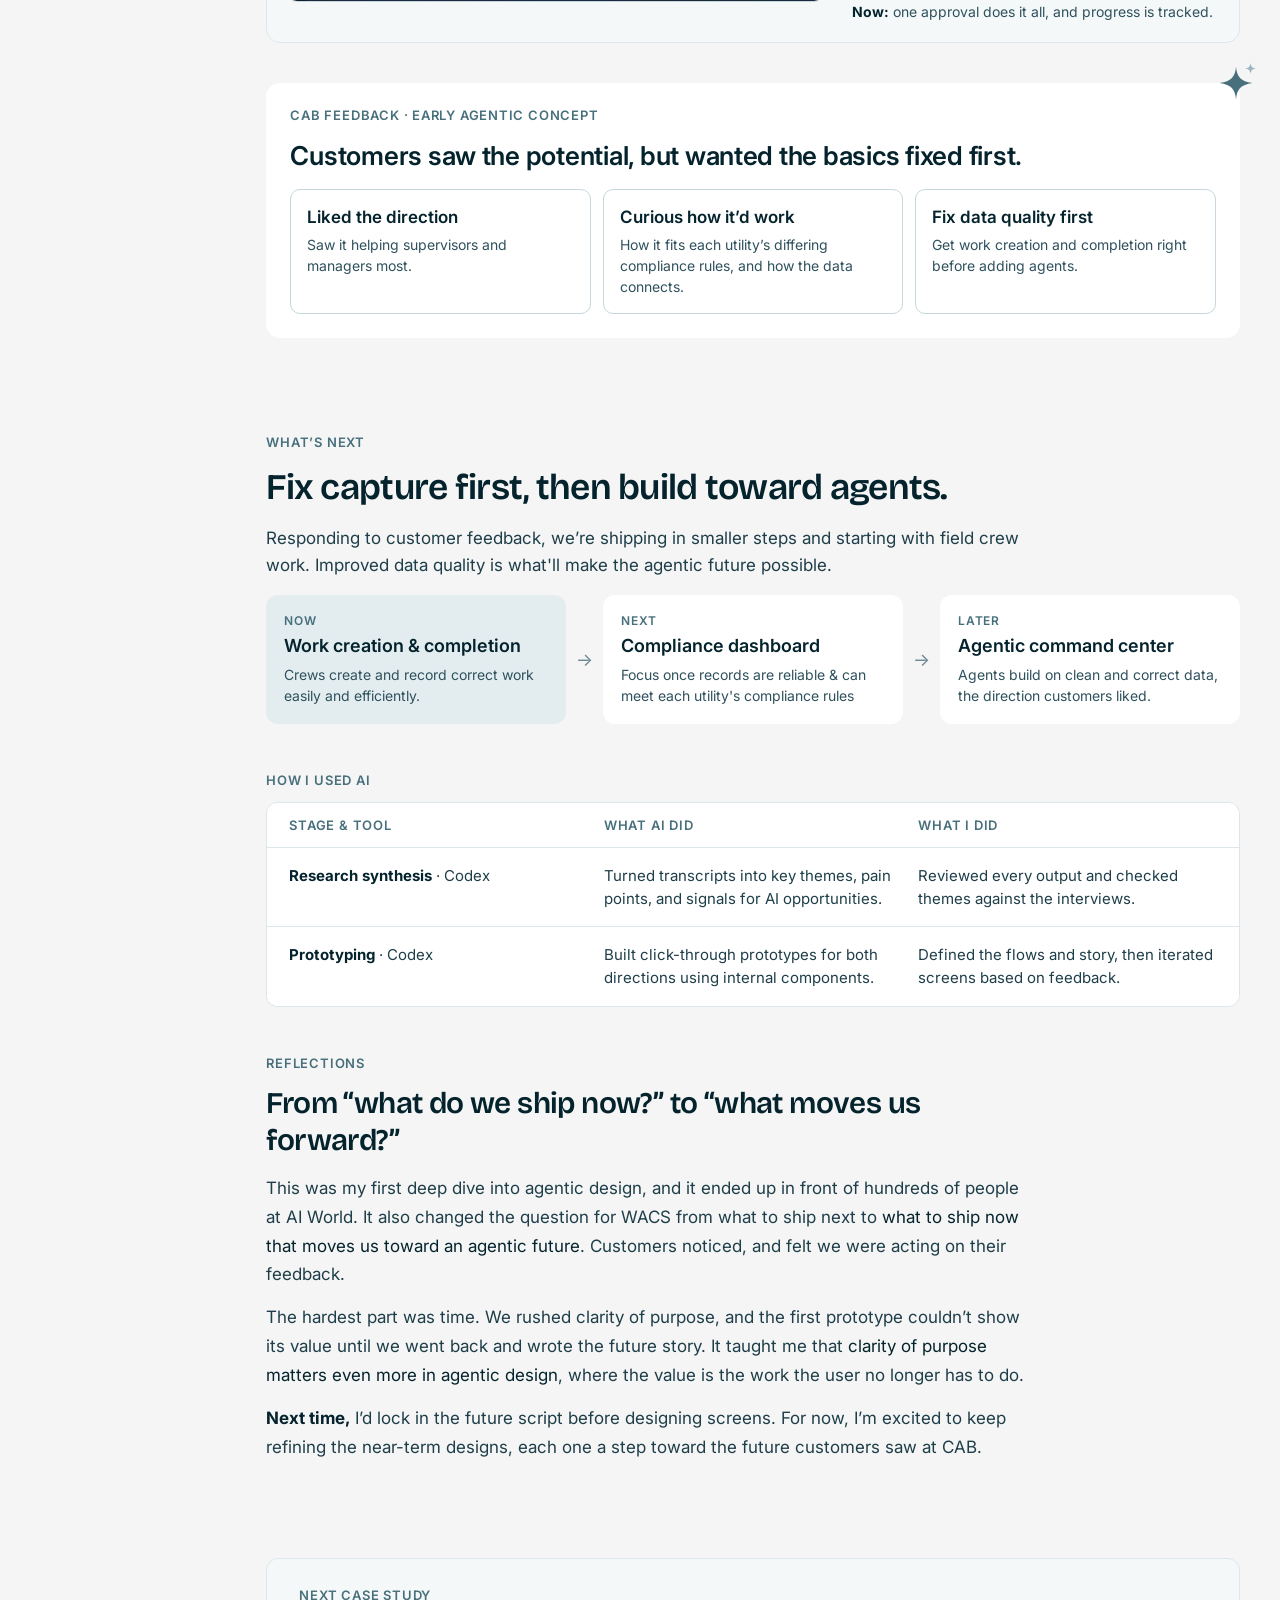
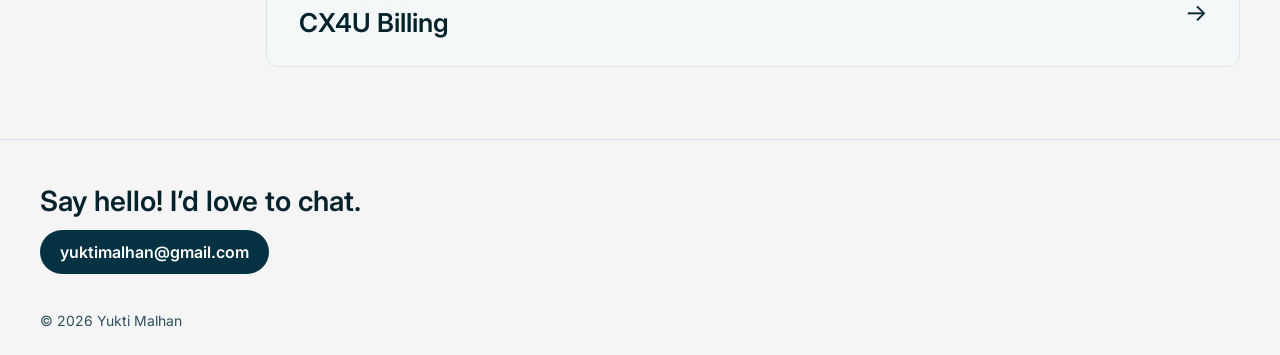
<file: compliance.html>
<!doctype html>
<html lang="en">
<head>
<meta charset="utf-8">
<meta name="viewport" content="width=device-width, initial-scale=1">
<meta name="robots" content="noindex, nofollow, noarchive">
<title>Utility Regulatory Compliance · Yukti Malhan</title>
<meta name="description" content="Case study: faster field work and AI-assisted inspection planning for utilities.">
<meta property="og:title" content="Utility Regulatory Compliance · Yukti Malhan">
<link rel="icon" href="assets/img/favicon.png">
<link href="https://fonts.googleapis.com" rel="preconnect"/><link href="https://fonts.googleapis.com/css2?family=Bricolage+Grotesque:opsz,wght@12..96,500;12..96,600&amp;family=Inter:wght@400;500;600;700&amp;family=Caveat:wght@600;700&amp;display=swap" rel="stylesheet"/>
<style>
body{margin:0;background:#FFFFFF}
.sk-paper{background-color:#FFFFFF}
h1,h2,h3{font-family:'Bricolage Grotesque',Inter,sans-serif!important}
a{color:#476F7C}a:hover{color:#04232D}
::selection{background:#D2E1E6}
figure{position:relative}
figure::before{content:"";position:absolute;z-index:2;top:-10px;left:28px;width:84px;height:22px;background:rgba(210,225,230,0.85);transform:rotate(-4deg);pointer-events:none}
figure:has(> div[role=img])::before,figure.no-tape::before{display:none}
.lc-track::-webkit-scrollbar{display:none}
.lc-peek{position:absolute;top:0;bottom:29px;width:calc(14% - 16px);border:0;padding:0;cursor:pointer;display:flex;align-items:center;justify-content:center;border-radius:10px;transition:opacity .3s ease}
.lc-next{right:0;background:linear-gradient(90deg,rgba(4,35,45,0.10),rgba(4,35,45,0.38))}
.lc-prev{left:0;background:linear-gradient(270deg,rgba(4,35,45,0.10),rgba(4,35,45,0.38))}
.lc-carousel[data-at="0"] .lc-prev,.lc-carousel[data-at="1"] .lc-next{opacity:0;pointer-events:none}
.lc-arrow{width:48px;height:48px;border-radius:999px;background:#FFFFFF;color:#476F7C;display:flex;align-items:center;justify-content:center;box-shadow:0 6px 16px -4px rgba(4,35,45,0.35);transition:transform .2s ease}
.lc-peek:hover .lc-arrow{transform:scale(1.08)}
.lc-peek:focus-visible{outline:2px solid #053242;outline-offset:2px}

.sk-hl{position:relative;white-space:nowrap}
.sk-hl svg{position:absolute;left:-2px;bottom:-4px;width:calc(100% + 4px);height:0.32em;z-index:-1}
html{scroll-behavior:smooth}
@media (min-width: 900px){.cs-nav{position:sticky;top:96px}}

body{overflow-x:clip}
.acc{position:relative}
.back-pill{transition:transform .15s ease, background-color .15s ease}
.back-pill:hover{transform:translateY(-2px);background:#D2E1E6!important}
.back-pill:focus-visible{outline:2px solid #053242;outline-offset:2px}
.acc-sh{box-shadow:12px 12px 0 #D2E1E6}
.acc-sh-sm{box-shadow:8px 8px 0 #E3EDF0}
</style>
<style>
body{margin:0;background:#FFFFFF}
.sk-paper{background-color:#FFFFFF}
h1,h2,h3{font-family:'Bricolage Grotesque',Inter,sans-serif!important}
a{color:#476F7C}a:hover{color:#04232D}
::selection{background:#D2E1E6}
figure{position:relative}
figure::before{content:"";position:absolute;z-index:2;top:-10px;left:28px;width:84px;height:22px;background:rgba(210,225,230,0.85);transform:rotate(-4deg);pointer-events:none}
.sk-hl{position:relative;white-space:nowrap}
.sk-hl svg{position:absolute;left:-2px;bottom:-4px;width:calc(100% + 4px);height:0.32em;z-index:-1}
html{scroll-behavior:smooth}
.lc-track::-webkit-scrollbar{display:none}
.lc-peek{position:absolute;top:0;bottom:29px;width:calc(14% - 16px);border:0;padding:0;cursor:pointer;display:flex;align-items:center;justify-content:center;border-radius:10px;transition:opacity .3s ease}
.lc-next{right:0;background:linear-gradient(90deg,rgba(4,35,45,0.10),rgba(4,35,45,0.38))}
.lc-prev{left:0;background:linear-gradient(270deg,rgba(4,35,45,0.10),rgba(4,35,45,0.38))}
.lc-carousel[data-at="0"] .lc-prev,.lc-carousel[data-at="1"] .lc-next{opacity:0;pointer-events:none}
.lc-arrow{width:48px;height:48px;border-radius:999px;background:#FFFFFF;color:#476F7C;display:flex;align-items:center;justify-content:center;box-shadow:0 6px 16px -4px rgba(4,35,45,0.35);transition:transform .2s ease}
.lc-peek:hover .lc-arrow{transform:scale(1.08)}
.lc-peek:focus-visible{outline:2px solid #053242;outline-offset:2px}
figure.no-tape::before{display:none}
@media (min-width: 900px){.cs-nav{position:sticky;top:96px}}

body{overflow-x:clip}
.acc{position:relative}
.acc-sh{box-shadow:12px 12px 0 #D2E1E6}
.acc-sh-sm{box-shadow:8px 8px 0 #E3EDF0}
</style>
<style>.cs-nav{position:sticky;top:96px}
.cs-nav a{transition:color .2s ease,border-color .2s ease}
.cs-nav a:hover{color:#053242!important}
.cs-nav a.is-active{border-left-color:#053242!important;color:#04232D!important}
main [id]{scroll-margin-top:96px}
html,body{overflow-x:clip}</style>
</head>
<body>

<div class="sk-paper" style="font-family: Inter, system-ui, sans-serif; color: #04232D; min-height: 100vh; background-color: #F5F5F5"><header style="position: sticky; top: 0; z-index: 10; background: rgba(255,255,255,0.94); backdrop-filter: blur(12px); border-bottom: 1px solid #DCE7EB">
<nav aria-label="Main" style="max-width: 1200px; margin: 0 auto; padding: 14px 24px; display: flex; align-items: center; justify-content: space-between; gap: 16px; flex-wrap: wrap">
<a aria-label="Yukti Malhan, home" href="index.html" style="display: flex; align-items: center; min-height: 44px; text-decoration: none">
<span style="font-size: 17px; font-weight: 600; color: #04232D; letter-spacing: -0.01em">Yukti Malhan</span>
</a>
<div style="display: flex; align-items: center; gap: 4px; font-size: 15px; font-weight: 500">
<a href="index.html" style="padding: 12px 14px; text-decoration: none; color: #04232D">Work</a>
<a href="about.html" style="padding: 12px 14px; text-decoration: none; color: #04232D">About</a>
<a href="assets/YM_Resume.pdf" style="padding: 12px 14px; text-decoration: none; color: #04232D">Resume</a>
</div>
</nav>
</header>
<!-- Hero -->
<!-- Body: side nav + content -->
<section style="max-width: 1200px; margin: 0 auto; padding: 32px 24px 0; display: flex; flex-direction: column; gap: 20px">
<a class="back-pill" href="index.html" style="align-self: flex-start; display: inline-flex; align-items: center; gap: 8px; height: 44px; padding: 0 18px; border-radius: 999px; background: #E3EDF0; color: #053242; font-size: 15px; font-weight: 600; text-decoration: none">← All work</a>
<h1 style="margin: 0; font-weight: 600; font-size: clamp(36px, 4.8vw, 58px); line-height: 1.08; letter-spacing: -0.03em; width: 100%; max-width: 1178px; box-sizing: border-box">From faster field work to <span class="sk-hl"><span>AI assisted planning</span><svg aria-hidden="true" preserveaspectratio="none" viewbox="0 0 300 20"><path d="M4 12 C 60 5, 140 15, 296 8" fill="none" stroke="#C4D8DF" stroke-linecap="round" stroke-width="9"></path></svg></span>. <span aria-hidden="true" style="color: #476F7C; font-size: 0.7em">✿</span></h1>
<p style="margin: 0; font-size: 21px; line-height: 1.5; color: #2F515D">WACS: Utility Regulatory Compliance</p>
<div style="display: flex; flex-direction: column; gap: 56px; margin-top: 16px">
<div style="display: flex; flex-wrap: wrap; align-items: center; gap: 32px 40px">
<div style="flex: 3 1 520px; min-width: 0;"><div style="border-radius: 12px; overflow: hidden; border: 1px solid #DCE7EB; background: #FFFFFF"><video aria-label="Near-term prototype, sped up: compliance dashboard, guided work creation, and the completion view with service history" autoplay="" loop="" muted="" playsinline="" poster="assets/img/img-a7a3a3c6.jpg" src="assets/video/compliance-near-term.mp4" style="width: 100%; height: auto; display: block"></video></div></div>
<div style="flex: 2 1 320px; min-width: 0; display: flex; flex-direction: column; gap: 14px">
<p style="margin: 0; font-size: 13px; font-weight: 600; letter-spacing: 0.06em; text-transform: uppercase; color: #476F7C">NEAR-TERM · CUSTOMER ADVISORY BOARD, SEP 2026</p>
<p style="margin: 0; font-size: clamp(24px, 2.6vw, 32px); font-weight: 600; line-height: 1.2; letter-spacing: -0.02em">Create and close out work in one place.</p>
<p style="margin: 0; font-size: 17px; line-height: 1.6; color: #2F515D">A non-agentic release shaped by customer feedback: guided work creation, a compliance dashboard, and a completion view that keeps records and actions together.</p>
<div style="display: flex; flex-wrap: wrap; gap: 8px"><span style="padding: 5px 12px; border-radius: 999px; background: #FFFFFF; box-shadow: 0 1px 2px rgba(4,35,45,0.10); font-size: 13px; font-weight: 600; color: #476F7C">Less navigation</span><span style="padding: 5px 12px; border-radius: 999px; background: #FFFFFF; box-shadow: 0 1px 2px rgba(4,35,45,0.10); font-size: 13px; font-weight: 600; color: #476F7C">Less context switching</span><span style="padding: 5px 12px; border-radius: 999px; background: #FFFFFF; box-shadow: 0 1px 2px rgba(4,35,45,0.10); font-size: 13px; font-weight: 600; color: #476F7C">Faster completion</span></div>
</div>
</div>
<div style="display: flex; flex-wrap: wrap-reverse; align-items: center; gap: 32px 40px">
<dl style="margin: 0; display: grid; grid-template-columns: repeat(auto-fit, minmax(min(100%, 170px), 1fr)); gap: 20px; padding: 28px 0; width: 100%; max-width: 1258px; box-sizing: border-box; background-color: #F4F8F9; box-shadow: 0 0 0 100vmax #F4F8F9; clip-path: inset(0 -100vmax)">
<div style="display: flex; flex-direction: column; gap: 6px"><dt style="font-size: 13px; font-weight: 600; letter-spacing: 0.06em; text-transform: uppercase; color: #476F7C">Role</dt><dd style="margin: 0; font-size: 15px; font-weight: 600; line-height: 1.45">Lead UX designer</dd></div><div style="display: flex; flex-direction: column; gap: 6px"><dt style="font-size: 13px; font-weight: 600; letter-spacing: 0.06em; text-transform: uppercase; color: #476F7C">STATUS</dt><dd style="margin: 0; font-size: 15px; font-weight: 600; line-height: 1.45">Dev In Progress</dd></div>
<div style="display: flex; flex-direction: column; gap: 6px"><dt style="font-size: 13px; font-weight: 600; letter-spacing: 0.06em; text-transform: uppercase; color: #476F7C">Team</dt><dd style="margin: 0; font-size: 15px; font-weight: 600; line-height: 1.45">WACS Core team, Energy &amp; Water Enterprise design team</dd></div>
<div style="display: flex; flex-direction: column; gap: 6px"><dt style="font-size: 13px; font-weight: 600; letter-spacing: 0.06em; text-transform: uppercase; color: #476F7C">Timeline</dt><dd style="margin: 0; font-size: 15px; font-weight: 600; line-height: 1.45">Jul 2026 – Nov 2026</dd></div>
<div style="display: flex; flex-direction: column; gap: 6px"><dt style="font-size: 13px; font-weight: 600; letter-spacing: 0.06em; text-transform: uppercase; color: #476F7C">Tools</dt><dd style="margin: 0; display: flex; align-items: center; gap: 14px"><img alt="Figma and FigJam" src="assets/img/icon-figma.png" style="height: 28px; width: auto; display: block" title="Figma &amp; FigJam"/><img alt="Codex and ChatGPT" src="assets/img/icon-openai.svg" style="height: 28px; width: auto; display: block" title="Codex &amp; ChatGPT"/></dd></div>
</dl><div style="flex: 2 1 320px; min-width: 0; display: flex; flex-direction: column; gap: 14px">
<p style="margin: 0; font-size: 13px; font-weight: 600; letter-spacing: 0.06em; text-transform: uppercase; color: #476F7C">Future vision · Oracle AI World, Oct 2026</p>
<p style="margin: 0; font-size: clamp(24px, 2.6vw, 32px); font-weight: 600; line-height: 1.2; letter-spacing: -0.02em">Agents replan compliance work when disruption hits.</p>
<p style="margin: 0; font-size: 17px; line-height: 1.6; color: #2F515D">When a storm threatens scheduled inspections, agents gather the data, reprioritize the work and propose a new plan. The user simply reviews the reasoning and approves.</p>
<div style="display: flex; flex-wrap: wrap; gap: 8px"><span style="padding: 5px 12px; border-radius: 999px; background: #FFFFFF; box-shadow: 0 1px 2px rgba(4,35,45,0.10); font-size: 13px; font-weight: 600; color: #476F7C">No digging for info</span><span style="padding: 5px 12px; border-radius: 999px; background: #FFFFFF; box-shadow: 0 1px 2px rgba(4,35,45,0.10); font-size: 13px; font-weight: 600; color: #476F7C">No manual replanning</span><span style="padding: 5px 12px; border-radius: 999px; background: #FFFFFF; box-shadow: 0 1px 2px rgba(4,35,45,0.10); font-size: 13px; font-weight: 600; color: #476F7C">People approve every change</span></div>
</div>
<div style="flex: 3 1 520px; min-width: 0;"><div style="border-radius: 12px; overflow: hidden; border: 1px solid #DCE7EB; background: #FFFFFF"><video aria-label="Agentic command center demo, sped up: storm replanning, plain-language adjustments and recovering missing records" autoplay="" loop="" muted="" playsinline="" poster="assets/img/img-d99c77a1.jpg" src="assets/video/compliance-future.mp4" style="width: 100%; height: auto; display: block"></video></div></div>
</div>
</div>
</section><div style="max-width: 1200px; margin: 0 auto; padding: 56px 24px 0; display: flex; flex-wrap: wrap; align-items: flex-start; gap: 32px 56px; position: relative">
<nav aria-label="Case study sections" class="cs-nav" style="flex: 1 1 170px; max-width: 200px; min-width: 0; display: flex; flex-direction: column; gap: 2px; font-size: 15px; font-weight: 500">
<p style="margin: 0 0 8px; font-size: 13px; font-weight: 600; letter-spacing: 0.06em; text-transform: uppercase; color: #476F7C">On this page</p>
<a href="#intro" style="padding: 9px 12px; border-left: 2px solid #DCE7EB; text-decoration: none; color: #2F515D">Intro</a>
<a href="#research" style="padding: 9px 12px; border-left: 2px solid #DCE7EB; text-decoration: none; color: #2F515D">Research</a>
<a href="#challenge" style="padding: 9px 12px; border-left: 2px solid #DCE7EB; text-decoration: none; color: #2F515D">Design challenge</a>
<a href="#near-term" style="padding: 9px 12px; border-left: 2px solid #DCE7EB; text-decoration: none; color: #2F515D">Near-term designs</a>
<a href="#vision" style="padding: 9px 12px; border-left: 2px solid #DCE7EB; text-decoration: none; color: #2F515D">Future vision</a>
<a href="#recap" style="padding: 9px 12px; border-left: 2px solid #DCE7EB; text-decoration: none; color: #2F515D">Recap</a>
</nav><main style="flex: 999 1 600px; min-width: 0; display: flex; flex-direction: column; gap: 96px; position: relative">
<!-- INTRO -->
<section id="intro" style="display: flex; flex-direction: column; gap: 28px; scroll-margin-top: 96px; position: relative">
<div style="display: flex; flex-direction: column; gap: 14px; max-width: 760px">
<p style="margin: 0; font-size: 13px; font-weight: 600; letter-spacing: 0.06em; text-transform: uppercase; color: #476F7C">INTRO</p>
<h2 style="margin: 0; font-weight: 600; font-size: clamp(26px, 3vw, 36px); line-height: 1.2; letter-spacing: -0.02em">Utilities must prove every required inspection on time, but missing records and disruptions put deadlines at risk.</h2>
<p style="margin: 0; font-size: 17px; line-height: 1.7; color: #1E3E49">Regulators require utilities to inspect and maintain assets on schedule, and to prove it with complete work records: <strong style="color: #04232D">inspections, repairs, service histories, time and materials</strong>.</p><div class="acc" style="padding: 22px 26px; border-radius: 12px; border: 1px solid #053242; display: flex; flex-direction: column; gap: 14px; max-width: 820px; border-width: 1px; border-color: #E1EAED; border-style: solid; background-color: #F4F8F9">
<p style="margin: 0; font-size: 13px; font-weight: 600; letter-spacing: 0.06em; text-transform: uppercase; color: #476F7C">The problem</p>
<div style="display: flex; flex-direction: column; gap: 4px"><p style="margin: 0; font-size: 18px; font-weight: 600; line-height: 1.4">Manual entry, planning, and prioritization</p><p style="margin: 0; font-size: 16px; line-height: 1.6; color: #1E3E49">Up to <strong style="color: #04232D">30–45 minutes</strong> per work order across many screens, plus offline analysis to decide what to do first.</p></div>
<div style="display: flex; flex-direction: column; gap: 4px"><p style="margin: 0; font-size: 18px; font-weight: 600; line-height: 1.4">Late discovery resulting in scrambling</p><p style="margin: 0; font-size: 16px; line-height: 1.6; color: #1E3E49">Teams rerun reports near deadlines where they find and hunt for missing records by hand, which is even harder when storms or short staffing disrupt plans.</p></div>
<p style="margin: 0; font-size: 16px; line-height: 1.6; color: #1E3E49">If a utility can’t prove it’s up to code in time, it risks <strong style="color: #04232D">costly fines or even lawsuits</strong>.</p>
</div>
<p style="margin: 0; font-size: 17px; line-height: 1.7; color: #1E3E49">Building on research with 4 utilities, I owned the concepts and prototypes for two connected directions: <strong style="color: #04232D">near-term workflows</strong> for creating and completing work, and an <strong style="color: #04232D">agentic command center</strong> showing where AI can take it next.</p>
</div>
<div style="display: flex; flex-direction: column; gap: 16px; position: relative">
<p style="margin: 0; font-size: 13px; font-weight: 600; letter-spacing: 0.06em; text-transform: uppercase; color: #476F7C; padding-top: 16px">Impact</p>
<div style="display: grid; grid-template-columns: repeat(auto-fit, minmax(min(100%, 220px), 1fr)); gap: 16px"><div style="padding: 28px; border-radius: 18px; background: rgb(244, 248, 249); border: 1px solid rgb(220, 231, 235); display: flex; flex-direction: column; gap: 10px; position: relative;"><span aria-hidden="true" style="font-size: 44px; line-height: 1; margin-bottom: 14px">🎤</span><p style="margin: 0; font-size: 26px; font-weight: 600; line-height: 1.2; letter-spacing: -0.01em">2 conferences</p><p style="margin: 0; font-size: 16px; line-height: 1.55; color: #2F515D">Reviewed with 4 utility customers at CAB, and demoed to hundreds at Oracle AI World.</p><svg aria-hidden="true" class="acc-mark" height="40" style="position: absolute; z-index: 3; top: 254.641px; left: -23.375px;" viewbox="0 0 44 44" width="40"><path d="M38 0 C38.5 4 40 5.5 44 6 C40 6.5 38.5 8 38 12 C37.5 8 36 6.5 32 6 C36 5.5 37.5 4 38 0Z" fill="#9DB5BE"></path></svg></div><div style="padding: 28px; border-radius: 18px; background: #F4F8F9; border: 1px solid #DCE7EB; display: flex; flex-direction: column; gap: 10px"><span aria-hidden="true" style="font-size: 44px; line-height: 1; margin-bottom: 14px">📋</span><p style="margin: 0; font-size: 26px; font-weight: 600; line-height: 1.2; letter-spacing: -0.01em">15 requests</p><p style="margin: 0; font-size: 16px; line-height: 1.55; color: #2F515D">Captured and prioritized with the team, putting work creation and completion first.</p></div><div class="acc" style="padding: 28px; border-radius: 18px; background: #F4F8F9; border: 1px solid #DCE7EB; display: flex; flex-direction: column; gap: 10px"><span aria-hidden="true" style="font-size: 44px; line-height: 1; margin-bottom: 14px">🚀</span><p style="margin: 0; font-size: 26px; font-weight: 600; line-height: 1.2; letter-spacing: -0.01em">3 weeks</p><p style="margin: 0; font-size: 16px; line-height: 1.55; color: #2F515D">To working prototypes built with Codex, so people reacted to real interactions, not slides.</p></div></div>
</div>
</section>
<!-- RESEARCH -->
<div style="padding: clamp(24px, 4vw, 40px); border-radius: 16px; background: #FFFFFF; display: flex; flex-direction: column; gap: 28px; width: 100%; max-width: 894px; box-sizing: border-box; border-style: none; border-width: 2px; border-color: #F4F8F9">
<div class="acc" style="display: flex; flex-direction: column; gap: 8px; text-align: center; align-items: center">
<p style="margin: 0; font-size: 13px; font-weight: 600; letter-spacing: 0.06em; text-transform: uppercase; color: #476F7C">The process at a glance</p>
<p style="margin: 0; font-size: clamp(22px, 2.6vw, 28px); font-weight: 600; line-height: 1.25; letter-spacing: -0.01em">From pain points to a path forward.</p>
</div>
<ol aria-label="Project timeline" style="margin: 0; padding: 0; list-style: none; display: grid; grid-template-columns: repeat(auto-fit, minmax(min(100%, 150px), 1fr)); gap: 32px 8px">
<li style="position: relative; display: flex; flex-direction: column; align-items: center; gap: 10px; text-align: center; padding: 0 6px">
<div aria-hidden="true" class="tl-line" style="position: absolute; top: 40px; left: 50%; right: 0; height: 1px; background: #BACDD4"></div>
<div style="position: relative; padding: 8px 14px; background: #FFFFFF"><svg aria-hidden="true" height="64" viewbox="0 0 64 64" width="64"><circle cx="32" cy="32" fill="#053242" r="30"></circle><line stroke="#FFFFFF" stroke-width="1" x1="32" x2="56.0" y1="32" y2="32.0"></line><line stroke="#FFFFFF" stroke-width="1" x1="32" x2="52.8" y1="32" y2="44.0"></line><line stroke="#FFFFFF" stroke-width="1" x1="32" x2="44.0" y1="32" y2="52.8"></line><line stroke="#FFFFFF" stroke-width="1" x1="32" x2="32.0" y1="32" y2="56.0"></line><line stroke="#FFFFFF" stroke-width="1" x1="32" x2="20.0" y1="32" y2="52.8"></line><line stroke="#FFFFFF" stroke-width="1" x1="32" x2="11.2" y1="32" y2="44.0"></line><line stroke="#FFFFFF" stroke-width="1" x1="32" x2="8.0" y1="32" y2="32.0"></line><line stroke="#FFFFFF" stroke-width="1" x1="32" x2="11.2" y1="32" y2="20.0"></line><line stroke="#FFFFFF" stroke-width="1" x1="32" x2="20.0" y1="32" y2="11.2"></line><line stroke="#FFFFFF" stroke-width="1" x1="32" x2="32.0" y1="32" y2="8.0"></line><line stroke="#FFFFFF" stroke-width="1" x1="32" x2="44.0" y1="32" y2="11.2"></line><line stroke="#FFFFFF" stroke-width="1" x1="32" x2="52.8" y1="32" y2="20.0"></line></svg></div>
<span style="font-size: 13px; font-weight: 600; color: #476F7C">Jul–Aug</span>
<p style="margin: 0; font-size: 19px; font-weight: 600">Research</p>
<p style="margin: 0; font-size: 15px; line-height: 1.55; color: #2F515D; max-width: 15em"><strong style="color: #04232D; font-weight: 600">4 interviews</strong> with 4 utilities, mapped into a compliance lifecycle.</p>
</li><li style="position: relative; display: flex; flex-direction: column; align-items: center; gap: 10px; text-align: center; padding: 0 6px">
<div aria-hidden="true" class="tl-line" style="position: absolute; top: 40px; left: 0; right: 0; height: 1px; background: #BACDD4"></div>
<div style="position: relative; padding: 8px 14px; background: #FFFFFF"><svg aria-hidden="true" height="64" viewbox="0 0 64 64" width="64"><path d="M6 4 A26 28 0 0 1 6 60 Z" fill="#053242"></path><path d="M58 4 A26 28 0 0 0 58 60 Z" fill="#476F7C"></path></svg></div>
<span style="font-size: 13px; font-weight: 600; color: #476F7C">Sep</span>
<p style="margin: 0; font-size: 19px; font-weight: 600">Design</p>
<p style="margin: 0; font-size: 15px; line-height: 1.55; color: #2F515D; max-width: 15em"><strong style="color: #04232D; font-weight: 600">3 concepts</strong>: creation, completion, &amp; compliance.</p>
</li><li style="position: relative; display: flex; flex-direction: column; align-items: center; gap: 10px; text-align: center; padding: 0 6px">
<div aria-hidden="true" class="tl-line" style="position: absolute; top: 40px; left: 0; right: 0; height: 1px; background: #BACDD4"></div>
<div style="position: relative; padding: 8px 14px; background: #FFFFFF"><svg aria-hidden="true" height="64" viewbox="0 0 64 64" width="64"><path d="M32 32 L32 2 A30 30 0 1 0 62 32 Z" fill="#053242"></path><path d="M36 28 L36 2 A26 26 0 0 1 62 28 Z" fill="#9DB5BE"></path></svg></div>
<span style="font-size: 13px; font-weight: 600; color: #476F7C">Sep 23–24</span>
<p style="margin: 0; font-size: 19px; font-weight: 600">Validate</p>
<p style="margin: 0; font-size: 15px; line-height: 1.55; color: #2F515D; max-width: 15em"><strong style="color: #04232D; font-weight: 600">Presented to 4 utility customers</strong> at CAB.</p>
</li><li style="position: relative; display: flex; flex-direction: column; align-items: center; gap: 10px; text-align: center; padding: 0 6px">
<div aria-hidden="true" class="tl-line" style="position: absolute; top: 40px; left: 0; right: 0; height: 1px; background: #BACDD4"></div>
<div style="position: relative; padding: 8px 14px; background: #FFFFFF"><svg aria-hidden="true" height="64" viewbox="0 0 64 64" width="64"><path d="M32 2 C34 22 42 30 62 32 C42 34 34 42 32 62 C30 42 22 34 2 32 C22 30 30 22 32 2Z" fill="#053242"></path><path d="M52 4 C53 10 55 12 61 13 C55 14 53 16 52 22 C51 16 49 14 43 13 C49 12 51 10 52 4Z" fill="#476F7C"></path></svg></div>
<span style="font-size: 13px; font-weight: 600; color: #476F7C">Oct</span>
<p style="margin: 0; font-size: 19px; font-weight: 600">Envision</p>
<p style="margin: 0; font-size: 15px; line-height: 1.55; color: #2F515D; max-width: 15em">Built an <strong style="color: #04232D; font-weight: 600">agentic demo in ~3 weeks</strong>, for Oracle AI World.</p>
</li><li style="position: relative; display: flex; flex-direction: column; align-items: center; gap: 10px; text-align: center; padding: 0 6px">
<div aria-hidden="true" class="tl-line" style="position: absolute; top: 40px; left: 0; right: 50%; height: 1px; background: #BACDD4"></div>
<div style="position: relative; padding: 8px 14px; background: #FFFFFF"><svg aria-hidden="true" height="64" viewbox="0 0 64 64" width="64"><path d="M36 2 A20 20 0 0 1 36 42 Z" fill="#053242"></path><path d="M30 22 A20 20 0 0 0 30 62 Z" fill="#476F7C"></path></svg></div>
<span style="font-size: 13px; font-weight: 600; color: #476F7C">Now</span>
<p style="margin: 0; font-size: 19px; font-weight: 600">Build</p>
<p style="margin: 0; font-size: 15px; line-height: 1.55; color: #2F515D; max-width: 15em">Finalizing <strong style="color: #04232D; font-weight: 600">work creation</strong> &amp; completion</p>
</li>
</ol>
</div><section id="research" style="display: flex; flex-direction: column; gap: 28px; scroll-margin-top: 96px">
<div style="display: flex; flex-direction: column; gap: 14px; max-width: 760px">
<p style="margin: 0; font-size: 13px; font-weight: 600; letter-spacing: 0.06em; text-transform: uppercase; color: #476F7C">Research<span style="letter-spacing: 0.78px"> · Jul–Aug 2026</span></p>
<h2 style="margin: 0; font-weight: 600; font-size: clamp(26px, 3vw, 36px); line-height: 1.2; letter-spacing: -0.02em">Before exploring solutions, we studied how compliance work actually happens.</h2>
<p style="margin: 0; font-size: 17px; line-height: 1.7; color: #1E3E49; width: 100%; max-width: 812px; box-sizing: border-box">Customers told us assembling audit documentation was painful, but we lacked a clear picture of their day-to-day workflows. To map the flows and needs, we interviewed <strong style="color: #04232D">4 users from 4 utilities.</strong></p>
</div>
<figure class="no-tape" style="margin: 0; display: flex; flex-direction: column; gap: 10px">
<p style="margin: 0 0 6px; font-size: 16px; line-height: 1.6; color: #1E3E49; max-width: 760px"><strong style="color: #04232D">Where we focused:</strong> stages 4–7, where work is captured, checked and replanned.</p>
<div class="lc-carousel acc" data-at="0" style="position: relative; max-width: 980px"><div class="lc-track" onscroll="this.parentElement.dataset.at = this.scrollLeft &gt; this.scrollWidth * 0.25 ? '1' : '0'" style="display: flex; gap: 16px; overflow-x: auto; scroll-snap-type: x mandatory; scroll-behavior: smooth; scrollbar-width: none"><div class="lc-slide" style="flex: 0 0 86%; scroll-snap-align: start; display: flex; flex-direction: column; gap: 8px"><img alt="Asset compliance management lifecycle, stages 1 to 4: interpret obligations, assess gaps and define controls, embed requirements in processes, execute work and capture evidence" src="assets/img/img-e809c77b.webp" style="width: 100%; height: auto; display: block; border-radius: 10px; border: 1px solid #DCE7EB; background: #FFFFFF"/><p style="margin: 0; font-size: 13px; color: #476F7C">1 / 2 · Stages 1–4</p></div><div class="lc-slide" style="flex: 0 0 86%; scroll-snap-align: end; display: flex; flex-direction: column; gap: 8px"><img alt="Asset compliance management lifecycle, stages 5 to 8: monitor and report, plan and prioritize risk, manage corrective actions, audit and improve" src="assets/img/img-679abaa0.webp" style="width: 100%; height: auto; display: block; border-radius: 10px; border: 1px solid #DCE7EB; background: #FFFFFF"/><p style="margin: 0; font-size: 13px; color: #476F7C">2 / 2 · Stages 5–8 (our focus: 4–7)</p></div></div><button aria-label="Show stages 5 to 8" class="lc-peek lc-next" onclick="this.parentElement.querySelector('.lc-track').scrollBy({left:1*9999,behavior:'smooth'})" type="button"><span class="lc-arrow"><svg aria-hidden="true" fill="none" height="20" stroke="currentColor" stroke-linecap="round" stroke-linejoin="round" stroke-width="2.4" viewbox="0 0 20 20" width="20"><path d="M4 10h12M11 5l5 5-5 5"></path></svg></span></button><button aria-label="Show stages 1 to 4" class="lc-peek lc-prev" onclick="this.parentElement.querySelector('.lc-track').scrollBy({left:-1*9999,behavior:'smooth'})" type="button"><span class="lc-arrow"><svg aria-hidden="true" fill="none" height="20" stroke="currentColor" stroke-linecap="round" stroke-linejoin="round" stroke-width="2.4" viewbox="0 0 20 20" width="20"><path d="M16 10H4M9 5l-5 5 5 5"></path></svg></span></button></div>
</figure>
<div style="display: flex; flex-direction: column; gap: 14px">
<p style="margin: 0; font-size: 13px; font-weight: 600; letter-spacing: 0.06em; text-transform: uppercase; color: #476F7C">OUR USERS</p>
<div style="display: grid; grid-template-columns: repeat(auto-fit, minmax(min(100%, 240px), 1fr)); gap: 16px">
<div style="padding: 22px; border-radius: 12px; border: 1px solid #DCE7EB; display: flex; flex-direction: column; gap: 12px; background-color: #ffffff; border-style: none">
<div style="display: flex; align-items: center; gap: 14px"><svg aria-hidden="true" height="72" style="flex: none" viewbox="0 0 72 72" width="72"><defs><clippath id="pc-p"><circle cx="36" cy="36" r="35"></circle></clippath></defs><circle cx="36" cy="36" fill="#E6EFF2" r="35"></circle><g clip-path="url(#pc-p)"><path d="M13 74 C13 54 22 45 33 45 C44 45 53 54 53 74" fill="#FFFFFF" stroke="#053242" stroke-linecap="round" stroke-linejoin="round" stroke-width="2"></path></g><circle cx="33" cy="28" fill="#FFFFFF" r="11" stroke="#053242" stroke-linecap="round" stroke-linejoin="round" stroke-width="2"></circle><path d="M21 29 A12 12 0 0 1 45 29" fill="none" stroke="#053242" stroke-linecap="round" stroke-linejoin="round" stroke-width="2"></path><rect fill="#053242" height="7.5" rx="2.2" width="4.5" x="19" y="26"></rect><rect fill="#053242" height="7.5" rx="2.2" width="4.5" x="42.5" y="26"></rect><path d="M44.5 33.5 C44.5 37.5 41 38.5 37.5 38.5" fill="none" stroke="#053242" stroke-linecap="round" stroke-width="1.6"></path><circle cx="55" cy="53" fill="#FFFFFF" r="11.5" stroke="#053242" stroke-linecap="round" stroke-linejoin="round" stroke-width="2"></circle><rect fill="none" height="11" rx="1.5" stroke="#053242" stroke-linecap="round" stroke-linejoin="round" stroke-width="2" width="12" x="49" y="48"></rect><path d="M49 52 H61 M52 46 V49 M58 46 V49" fill="none" stroke="#053242" stroke-linecap="round" stroke-linejoin="round" stroke-width="2"></path></svg><p style="margin: 0; font-size: 17px; font-weight: 600">Planner / Scheduler</p></div>
<div style="display: flex; flex-direction: column; gap: 4px; padding-top: 12px; border-top: 1px solid #DCE7EB"><p style="margin: 0; font-size: 19px; font-weight: 600; line-height: 1.3">Spot at-risk work early</p><p style="margin: 0; font-size: 14px; line-height: 1.5; color: #476F7C">So crews can be prioritized before an obligation is missed.</p></div>
</div><div style="padding: 22px; border-radius: 12px; border: 1px solid #DCE7EB; display: flex; flex-direction: column; gap: 12px; background-color: #ffffff; border-style: none">
<div style="display: flex; align-items: center; gap: 14px"><svg aria-hidden="true" height="72" style="flex: none" viewbox="0 0 72 72" width="72"><defs><clippath id="pc-t"><circle cx="36" cy="36" r="35"></circle></clippath></defs><circle cx="36" cy="36" fill="#E6EFF2" r="35"></circle><g clip-path="url(#pc-t)"><path d="M13 74 C13 54 22 45 33 45 C44 45 53 54 53 74" fill="#FFFFFF" stroke="#053242" stroke-linecap="round" stroke-linejoin="round" stroke-width="2"></path></g><circle cx="33" cy="28" fill="#FFFFFF" r="11" stroke="#053242" stroke-linecap="round" stroke-linejoin="round" stroke-width="2"></circle><path d="M21.5 26 C21.5 15.5 44.5 15.5 44.5 26 Z" fill="#053242"></path><path d="M19.5 26.5 H46.5" stroke="#053242" stroke-linecap="round" stroke-linejoin="round" stroke-width="2"></path><circle cx="55" cy="53" fill="#FFFFFF" r="11.5" stroke="#053242" stroke-linecap="round" stroke-linejoin="round" stroke-width="2"></circle><path d="M50 58 L56.5 51.5" stroke="#053242" stroke-linecap="round" stroke-width="2.6"></path><circle cx="58" cy="50" fill="none" r="3.6" stroke="#053242" stroke-linecap="round" stroke-linejoin="round" stroke-width="2"></circle><path d="M58.6 46.2 L61.8 49.4" stroke="#FFFFFF" stroke-linecap="round" stroke-width="2.6"></path></svg><p style="margin: 0; font-size: 17px; font-weight: 600">Field Technician</p></div>
<div style="display: flex; flex-direction: column; gap: 4px; padding-top: 12px; border-top: 1px solid #DCE7EB"><p style="margin: 0; font-size: 19px; font-weight: 600; line-height: 1.3">Capture work right the first time</p><p style="margin: 0; font-size: 14px; line-height: 1.5; color: #476F7C">So finished work counts, with no fixes later.</p></div>
</div><div style="padding: 22px; border-radius: 12px; border: 1px solid #DCE7EB; display: flex; flex-direction: column; gap: 12px; background-color: #ffffff; border-style: none">
<div style="display: flex; align-items: center; gap: 14px"><svg aria-hidden="true" height="72" style="flex: none" viewbox="0 0 72 72" width="72"><defs><clippath id="pc-a"><circle cx="36" cy="36" r="35"></circle></clippath></defs><circle cx="36" cy="36" fill="#E6EFF2" r="35"></circle><g clip-path="url(#pc-a)"><path d="M13 74 C13 54 22 45 33 45 C44 45 53 54 53 74" fill="#FFFFFF" stroke="#053242" stroke-linecap="round" stroke-linejoin="round" stroke-width="2"></path><path d="M28 45.5 L33 55 L38 45.5" fill="none" stroke="#053242" stroke-linejoin="round" stroke-width="1.6"></path><rect fill="#053242" height="7.5" rx="1" width="6" x="30" y="55"></rect></g><circle cx="33" cy="28" fill="#FFFFFF" r="11" stroke="#053242" stroke-linecap="round" stroke-linejoin="round" stroke-width="2"></circle><circle cx="55" cy="53" fill="#FFFFFF" r="11.5" stroke="#053242" stroke-linecap="round" stroke-linejoin="round" stroke-width="2"></circle><circle cx="53.5" cy="51.5" fill="none" r="4.6" stroke="#053242" stroke-linecap="round" stroke-linejoin="round" stroke-width="2"></circle><path d="M57 55 L60.5 58.5" stroke="#053242" stroke-linecap="round" stroke-linejoin="round" stroke-width="2"></path></svg><p style="margin: 0; font-size: 17px; font-weight: 600">Compliance Manager</p></div>
<div style="display: flex; flex-direction: column; gap: 4px; padding-top: 12px; border-top: 1px solid #DCE7EB"><p style="margin: 0; font-size: 19px; font-weight: 600; line-height: 1.3">Prove compliance quickly</p><p style="margin: 0; font-size: 14px; line-height: 1.5; color: #476F7C">With the full evidence trail in one place, ready for audits.</p></div>
</div>
</div>
</div>
<div style="display: flex; flex-direction: column; gap: 6px">
<p style="margin: 0 0 8px; font-size: 13px; font-weight: 600; letter-spacing: 0.06em; text-transform: uppercase; color: #476F7C">What we found</p>
<ol style="margin: 0; padding: 0; list-style: none; border-bottom: 1px solid #DCE7EB">
<li style="display: flex; gap: 20px; padding: 20px 0; border-top: 1px solid #DCE7EB">
<span style="flex: none; width: 32px; font-size: 22px; font-weight: 600; color: #476F7C">01</span>
<div style="display: flex; flex-direction: column; gap: 4px"><p style="margin: 0; font-size: 19px; font-weight: 600; line-height: 1.4">Creating work is slow and has too many steps.</p><p style="margin: 0; font-size: 15px; line-height: 1.6; color: #2F515D">Need: faster, guided work creation.</p><blockquote style="margin: 8px 0 0; padding: 14px 18px; border-radius: 10px; background: #F4F8F9; border-left: 3px solid #9DB5BE; display: flex; flex-direction: column; gap: 6px; max-width: 700px"><p style="margin: 0; font-size: 17px; font-weight: 500; line-height: 1.5; color: #04232D">“Creating work order is cumbersome too… it’d take those guys on average 30 to 45 minutes to fill one work order.”</p></blockquote></div>
</li>
<li style="display: flex; gap: 20px; padding: 20px 0; border-top: 1px solid #DCE7EB">
<span style="flex: none; width: 32px; font-size: 22px; font-weight: 600; color: #476F7C">02</span>
<div style="display: flex; flex-direction: column; gap: 4px"><p style="margin: 0; font-size: 19px; font-weight: 600; line-height: 1.4">Records are checked and corrected by hand, so gaps slip through.</p><p style="margin: 0; font-size: 15px; line-height: 1.6; color: #2F515D">Need: missing or incorrect records flagged before submission.</p><blockquote style="margin: 8px 0 0; padding: 14px 18px; border-radius: 10px; background: #F4F8F9; border-left: 3px solid #9DB5BE; display: flex; flex-direction: column; gap: 6px; max-width: 700px"><p style="margin: 0; font-size: 17px; font-weight: 500; line-height: 1.5; color: #04232D">“Probably the most challenging is just checking the data and going back and making corrections. For now, it’s human putting in the data…”</p></blockquote></div>
</li>
<li style="display: flex; gap: 20px; padding: 20px 0; border-top: 1px solid #DCE7EB">
<span style="flex: none; width: 32px; font-size: 22px; font-weight: 600; color: #476F7C">03</span>
<div style="display: flex; flex-direction: column; gap: 4px"><p style="margin: 0; font-size: 19px; font-weight: 600; line-height: 1.4">Budget, asset and crew data live in separate systems.</p><p style="margin: 0; font-size: 15px; line-height: 1.6; color: #2F515D">Need: the context for a decision all in one view.</p><blockquote style="margin: 8px 0 0; padding: 14px 18px; border-radius: 10px; background: #F4F8F9; border-left: 3px solid #9DB5BE; display: flex; flex-direction: column; gap: 6px; max-width: 700px"><p style="margin: 0; font-size: 17px; font-weight: 500; line-height: 1.5; color: #04232D">“All of our funding lives in our ERP… So we don’t have all of those costs inside WACS… they do have to go back and reference the ERP system…”</p></blockquote></div>
</li>
<li style="display: flex; gap: 20px; padding: 20px 0; border-top: 1px solid #DCE7EB">
<span style="flex: none; width: 32px; font-size: 22px; font-weight: 600; color: #476F7C">04</span>
<div style="display: flex; flex-direction: column; gap: 4px"><p style="margin: 0; font-size: 19px; font-weight: 600; line-height: 1.4">Prioritization is a judgment call, not a formula.</p><p style="margin: 0; font-size: 15px; line-height: 1.6; color: #2F515D">Need: recommendations that explain themselves and leave the decision with people.</p><blockquote style="margin: 8px 0 0; padding: 14px 18px; border-radius: 10px; background: #F4F8F9; border-left: 3px solid #9DB5BE; display: flex; flex-direction: column; gap: 6px; max-width: 700px"><p style="margin: 0; font-size: 17px; font-weight: 500; line-height: 1.5; color: #04232D">“Currently we have another system to do that kind of prioritization, but the prioritization at the end is going to be manual. It’s not automated.”</p></blockquote></div>
</li>
</ol>
</div>
</section>
<!-- DESIGN CHALLENGE -->
<section id="challenge" style="display: flex; flex-direction: column; gap: 24px; scroll-margin-top: 96px">
<div style="display: flex; flex-direction: column; gap: 14px; max-width: 760px">
<p style="margin: 0; font-size: 13px; font-weight: 600; letter-spacing: 0.06em; text-transform: uppercase; color: #476F7C"><span style="letter-spacing: 0.78px">Design challenge · Sep–Nov 2026</span></p>
</div>
<div style="display: flex; flex-direction: column; gap: 10px">
<h2 style="margin: 0; font-weight: 600; font-size: clamp(26px, 3vw, 36px); line-height: 1.2; letter-spacing: -0.02em; max-width: 760px">How might we make compliance work easier to capture today, and show where AI can take it next?</h2><div style="display: flex; flex-direction: column; gap: 32px">
<div id="near-term" style="display: flex; flex-direction: column; gap: 16px; padding-top: 28px; border-top: 1px solid #DCE7EB">
<p style="margin: 0; font-size: 13px; font-weight: 600; letter-spacing: 0.06em; text-transform: uppercase; color: #476F7C">Sep 2026 · Designing for CAB</p>
<h3 style="margin: 0; font-size: 22px; font-weight: 600; line-height: 1.35; max-width: 34em">We started exploring solutions based on what users needed now.</h3>
<p style="margin: 0; font-size: 17px; line-height: 1.7; color: #1E3E49; max-width: 760px">Research kept pointing to pain points with the basics in the workflows: slow work creation and gaps found too late. So I designed <strong style="color: #04232D">three near-term concepts</strong> as a starting point to validate direction with users.</p>
<ol aria-label="Near-term concepts" style="margin: 0; padding: 0; list-style: none; display: flex; flex-direction: column; gap: 16px"><li style="padding: 20px; border-radius: 14px; border: 1px solid #DCE7EB; display: flex; flex-wrap: wrap-reverse; align-items: center; gap: 20px 28px; background-color: #F4F8F9"><div style="flex: 2 1 250px; min-width: 0; display: flex; flex-direction: column; gap: 12px">
<div style="display: flex; align-items: center; gap: 10px"><span style="display: inline-flex; align-items: center; justify-content: center; width: 28px; height: 28px; border-radius: 50%; background: #053242; color: #FFFFFF; font-size: 13px; font-weight: 600">1</span><p style="margin: 0; font-size: 13px; font-weight: 600; letter-spacing: 0.06em; text-transform: uppercase; color: #476F7C">Guided work creation</p></div>
<p style="margin: 0; font-size: 22px; font-weight: 600; line-height: 1.3; letter-spacing: -0.01em">Create work in one guided flow to reduce time on task</p>
<ul style="margin: 0; padding: 0; list-style: none; display: flex; flex-direction: column; gap: 6px; font-size: 15px; line-height: 1.5; color: #1E3E49"><li style="display: flex; gap: 10px"><span aria-hidden="true" style="flex: none; width: 6px; height: 6px; margin-top: 9px; border-radius: 50%; background: #053242"></span><span>One flow, no extra navigation</span></li><li style="display: flex; gap: 10px"><span aria-hidden="true" style="flex: none; width: 6px; height: 6px; margin-top: 9px; border-radius: 50%; background: #053242"></span><span>Prefilled from where you start</span></li><li style="display: flex; gap: 10px"><span aria-hidden="true" style="flex: none; width: 6px; height: 6px; margin-top: 9px; border-radius: 50%; background: #053242"></span><span>Multi-select search in drawers</span></li></ul>
<div style="padding-top: 10px; border-top: 1px solid #C6D7DD; display: flex; flex-direction: column; gap: 4px"><p style="margin: 0; font-size: 13px; font-weight: 600; letter-spacing: 0.06em; text-transform: uppercase; color: #476F7C">Impact</p><p style="margin: 0; font-size: 14px; line-height: 1.5; color: #2F515D"><strong style="color: #04232D">Before:</strong> creating work took too long, so users skipped fields, hurting data quality.</p><p style="margin: 0; font-size: 14px; line-height: 1.5; color: #2F515D"><strong style="color: #04232D">Now:</strong> one guided, prefilled flow makes complete records easier to capture.</p></div>
</div><div style="flex: 3 1 360px; min-width: 0; display: flex; flex-direction: column; gap: 12px"><div style="display: flex; flex-direction: column; gap: 6px"><p style="margin: 0; font-size: 13px; font-weight: 600; letter-spacing: 0.06em; text-transform: uppercase; color: #476F7C">Before</p><div style="height: 150px; border-radius: 10px; overflow: hidden; border: 1px solid #C6D7DD; background: #FFFFFF"><img alt="Before: the legacy work activity form, one long form per record" src="assets/img/img-9f27af69.webp" style="width: 100%; height: 100%; object-fit: cover; object-position: top left; display: block"/></div></div><p style="margin: 0 0 -6px; font-size: 13px; font-weight: 600; letter-spacing: 0.06em; text-transform: uppercase; color: #476F7C">After</p><div class="acc" style=""><div style="border-radius: 10px; overflow: hidden; border: 1px solid #C6D7DD; background: #FFFFFF"><img alt="After: guided work creation flow with work order details and a step list for activities" src="assets/img/img-c2616878.webp" style="width: 100%; height: auto; display: block"/></div></div></div></li><li style="padding: 20px; border-radius: 14px; border: 1px solid #DCE7EB; display: flex; flex-wrap: wrap; align-items: center; gap: 20px 28px; background-color: #F4F8F9"><div style="flex: 3 1 360px; min-width: 0; display: flex; flex-direction: column; gap: 12px"><div class="acc" style=""><div style="border-radius: 10px; overflow: hidden; border: 1px solid #C6D7DD; background: #FFFFFF"><img alt="Completion view showing recorded and missing items for a work activity" src="assets/img/img-bbbb1508.webp" style="width: 100%; height: auto; display: block"/></div></div></div><div style="flex: 2 1 250px; min-width: 0; display: flex; flex-direction: column; gap: 12px">
<div style="display: flex; align-items: center; gap: 10px"><span style="display: inline-flex; align-items: center; justify-content: center; width: 28px; height: 28px; border-radius: 50%; background: #053242; color: #FFFFFF; font-size: 13px; font-weight: 600">2</span><p style="margin: 0; font-size: 13px; font-weight: 600; letter-spacing: 0.06em; text-transform: uppercase; color: #476F7C">Completion view</p></div>
<p style="margin: 0; font-size: 22px; font-weight: 600; line-height: 1.3; letter-spacing: -0.01em">See done and missing records in one place.</p>
<ul style="margin: 0; padding: 0; list-style: none; display: flex; flex-direction: column; gap: 6px; font-size: 15px; line-height: 1.5; color: #1E3E49"><li style="display: flex; gap: 10px"><span aria-hidden="true" style="flex: none; width: 6px; height: 6px; margin-top: 9px; border-radius: 50%; background: #053242"></span><span>Crews enter all records in one view</span></li><li style="display: flex; gap: 10px"><span aria-hidden="true" style="flex: none; width: 6px; height: 6px; margin-top: 9px; border-radius: 50%; background: #053242"></span><span>Gaps flagged for supervisors</span></li></ul>
<div style="padding-top: 10px; border-top: 1px solid #C6D7DD; display: flex; flex-direction: column; gap: 4px"><p style="margin: 0; font-size: 13px; font-weight: 600; letter-spacing: 0.06em; text-transform: uppercase; color: #476F7C">Impact</p><p style="margin: 0; font-size: 14px; line-height: 1.5; color: #2F515D"><strong style="color: #04232D">Before:</strong> records were checked by hand, so gaps were caught at the last minute.</p><p style="margin: 0; font-size: 14px; line-height: 1.5; color: #2F515D"><strong style="color: #04232D">Now:</strong> crews and supervisors see what’s missing while the work is still fresh.</p></div>
</div></li><li style="padding: 20px; border-radius: 14px; border: 1px solid #DCE7EB; display: flex; flex-wrap: wrap-reverse; align-items: center; gap: 20px 28px; background-color: #F4F8F9"><div style="flex: 2 1 250px; min-width: 0; display: flex; flex-direction: column; gap: 12px">
<div style="display: flex; align-items: center; gap: 10px"><span style="display: inline-flex; align-items: center; justify-content: center; width: 28px; height: 28px; border-radius: 50%; background: #053242; color: #FFFFFF; font-size: 13px; font-weight: 600">3</span><p style="margin: 0; font-size: 13px; font-weight: 600; letter-spacing: 0.06em; text-transform: uppercase; color: #476F7C">Compliance dashboard</p></div>
<p style="margin: 0; font-size: 22px; font-weight: 600; line-height: 1.3; letter-spacing: -0.01em">Surface compliance risks early.</p>
<ul style="margin: 0; padding: 0; list-style: none; display: flex; flex-direction: column; gap: 6px; font-size: 15px; line-height: 1.5; color: #1E3E49"><li style="display: flex; gap: 10px"><span aria-hidden="true" style="flex: none; width: 6px; height: 6px; margin-top: 9px; border-radius: 50%; background: #053242"></span><span>Progress by compliance type</span></li><li style="display: flex; gap: 10px"><span aria-hidden="true" style="flex: none; width: 6px; height: 6px; margin-top: 9px; border-radius: 50%; background: #053242"></span><span>Priority actions for at-risk work</span></li></ul>
<div style="padding-top: 10px; border-top: 1px solid #C6D7DD; display: flex; flex-direction: column; gap: 4px"><p style="margin: 0; font-size: 13px; font-weight: 600; letter-spacing: 0.06em; text-transform: uppercase; color: #476F7C">Impact</p><p style="margin: 0; font-size: 14px; line-height: 1.5; color: #2F515D"><strong style="color: #04232D">Before:</strong> status was spread across systems, so program risks surfaced late.</p><p style="margin: 0; font-size: 14px; line-height: 1.5; color: #2F515D"><strong style="color: #04232D">Now:</strong> managers see risks and priority actions early, in one view.</p></div>
</div><div style="flex: 3 1 360px; min-width: 0; display: flex; flex-direction: column; gap: 12px"><div class="acc" style=""><div style="border-radius: 10px; overflow: hidden; border: 1px solid #C6D7DD; background: #FFFFFF"><img alt="Compliance dashboard with progress by compliance type and priority actions" src="assets/img/img-db5842fa.webp" style="width: 100%; height: auto; display: block"/></div></div></div></li></ol>
</div>
<div style="display: flex; flex-direction: column; gap: 16px; padding-top: 28px; border-top: 1px solid #DCE7EB">
<p style="margin: 0; font-size: 13px; font-weight: 600; letter-spacing: 0.06em; text-transform: uppercase; color: #476F7C"><span style="letter-spacing: 0.78px">Sep 23–24 </span><span style="letter-spacing: 0.78px">· </span><span style="letter-spacing: 0.78px">Customer Advisory Board </span></p>
<h3 style="margin: 0; font-size: 22px; font-weight: 600; line-height: 1.35; max-width: 34em">Customers liked the direction, but asked us to fix the root cause first: better capture of work before more reporting.</h3>
<p style="margin: 0; font-size: 17px; line-height: 1.7; color: #1E3E49; max-width: 760px">I presented the concepts and facilitated sessions with <strong style="color: #04232D">4 utility customers</strong>. The compliance dashboard landed well, but the loudest requests were about creating and closing out work:</p>
<ul style="margin: 0; padding-left: 20px; display: flex; flex-direction: column; gap: 6px; font-size: 16px; line-height: 1.6; color: #1E3E49; max-width: 760px"><li>One work creation flow, no matter where you start</li><li>More prefilled fields and multi-select for assets for quick entry</li><li>Focus on improving experience for field crew users</li></ul>
<div class="acc" style="padding: 22px 26px; border-radius: 12px; background: #FFFFFF; display: flex; flex-direction: column; gap: 6px; max-width: 820px"><svg aria-hidden="true" class="acc-mark" height="40" style="position: absolute; z-index: 3; top: -20px; right: -16px" viewbox="0 0 44 44" width="40"><path d="M22 4 C23 15 27 20 40 22 C27 24 23 29 22 40 C21 29 17 24 4 22 C17 20 21 15 22 4Z" fill="#476F7C"></path><path d="M38 0 C38.5 4 40 5.5 44 6 C40 6.5 38.5 8 38 12 C37.5 8 36 6.5 32 6 C36 5.5 37.5 4 38 0Z" fill="#9DB5BE"></path></svg>
<p style="margin: 0; font-size: 13px; font-weight: 600; letter-spacing: 0.06em; text-transform: uppercase; color: #476F7C">Key decision</p>
<p style="margin: 0; font-size: 17px; line-height: 1.6"><strong>Prioritize work creation and completion, starting with field crews; sequence the compliance dashboard after.</strong> The dashboard tested well, but it can only report on the data it’s given. With the team, we agreed to fix how records are created and captured first - aiming for a near term release.</p>
</div>
</div>
</div>
</div>
<div style="display: grid; grid-template-columns: repeat(auto-fit, minmax(min(100%, 300px), 1fr)); gap: 16px">
</div>
</section>
<!-- Continued -->
<svg aria-hidden="true" class="acc-mark" height="40" style="position: absolute; z-index: 3; top: 938px; left: -23px; transform: scaleX(-1)" viewbox="0 0 44 44" width="40"><path d="M22 4 C23 15 27 20 40 22 C27 24 23 29 22 40 C21 29 17 24 4 22 C17 20 21 15 22 4Z" fill="#476F7C"></path><path d="M38 0 C38.5 4 40 5.5 44 6 C40 6.5 38.5 8 38 12 C37.5 8 36 6.5 32 6 C36 5.5 37.5 4 38 0Z" fill="#9DB5BE"></path></svg>
<!-- NEAR-TERM DESIGNS -->

<!-- FUTURE VISION -->
<section id="vision" style="display: flex; flex-direction: column; gap: 40px; scroll-margin-top: 96px">
<div style="display: flex; flex-wrap: wrap; align-items: center; gap: 24px 40px; position: relative;">
<div style="display: flex; flex-direction: column; gap: 14px; max-width: 760px; flex: 3 1 380px; min-width: 0">
<p style="margin: 0; font-size: 13px; font-weight: 600; letter-spacing: 0.06em; text-transform: uppercase; color: #476F7C">Sep 21–Oct 28 · AI World vision</p>
<h2 style="margin: 0; font-weight: 600; font-size: clamp(26px, 3vw, 36px); line-height: 1.2; letter-spacing: -0.02em">An agentic command center where agents prepare and people decide.</h2>
<p style="margin: 0; font-size: 17px; line-height: 1.7; color: #1E3E49">Leadership saw WACS as a strong fit to show agentic potential at Oracle AI World. With a tight timeline, we built on the compliance work already underway, since research had given us a real, well-understood problem. I shaped the story and flow, designed it in Oracle’s new agentic templates, and <strong style="color: #04232D">built the demo with Codex in about 3 weeks</strong>. It ran at the AI World booths (Oct 25–28) for hundreds of attendees.</p>
<p style="margin: 0; font-size: 17px; line-height: 1.7; color: #1E3E49">The demo story follows one compliance manager through a tough week: <strong style="color: #04232D">missing records and a storm, both threatening a deadline</strong>. </p>
</div>
<figure class="no-tape" style="margin: 0; flex: 2 1 260px; min-width: 0; max-width: 380px; display: flex; flex-direction: column; gap: 24px"><div style="position: relative"><div aria-hidden="true" style="position: absolute; inset: 0; transform: translate(12px, 12px) rotate(1.5deg); border-radius: 14px; background: #D2E1E6"></div><div style="position: relative; border-radius: 12px; overflow: hidden; border: 1px solid #DCE7EB; aspect-ratio: 471 / 337; background: #FFFFFF"><img alt="Attendees at the Oracle AI World booth watching the Regulatory Compliance Command Center demo on a large screen" src="assets/img/img-ef25c5fb.jpg" style="width: 100%; height: 100%; display: block; object-fit: cover; object-position: 47.3802% 2.48%; object-view-box: inset(0.9373% 19.8313% 36.8581% 17.8566%)"/></div></div><figcaption style="margin: 0; font-size: 13px; color: #476F7C">Live at Oracle AI World · Oct 25–28, 2026</figcaption></figure>
<svg aria-hidden="true" height="44" style="position: absolute; top: 41px; z-index: 1; overflow: visible; right: -29px;" viewbox="0 0 44 44" width="44"><path d="M22 4 C23 15 27 20 40 22 C27 24 23 29 22 40 C21 29 17 24 4 22 C11.21 20.89 15.65 18.86 18.34 15.4 C20.51 12.61 21.55 8.9 22 4 Z" fill="#476F7C"></path></svg></div>
<figure class="no-tape" style="margin: 0; display: flex; flex-wrap: wrap; align-items: center; gap: 20px 32px">
<div style="flex: 3 1 380px; min-width: 0; max-width: 560px; display: flex; flex-direction: column; gap: 8px">
<div class="lc-carousel acc" data-at="0" style="position: relative"><div aria-label="FigJam flow sketches" class="lc-track" onscroll="this.parentElement.dataset.at = this.scrollLeft &gt; this.scrollWidth * 0.25 ? '1' : '0'" role="region" style="display: flex; gap: 16px; overflow-x: auto; scroll-snap-type: x mandatory; scroll-behavior: smooth; scrollbar-width: none" tabindex="0"><div class="lc-slide" style="flex: 0 0 86%; scroll-snap-align: start; display: flex; flex-direction: column; gap: 8px"><img alt="FigJam flow 1: preventing a compliance scramble. The agent replans at-risk inspections and the manager approves" src="assets/img/img-4be6097d.jpg" style="width: 100%; height: auto; display: block; border-radius: 10px; border: 1px solid #DCE7EB; background: #FFFFFF"/><p style="margin: 0; font-size: 13px; color: #476F7C">1 / 2 · Replanning at-risk work</p></div><div class="lc-slide" style="flex: 0 0 86%; scroll-snap-align: end; display: flex; flex-direction: column; gap: 8px"><img alt="FigJam flow 2: at-risk compliance work. A missing service history is flagged early so the manager can follow up" src="assets/img/img-72834a5c.jpg" style="width: 100%; height: auto; display: block; border-radius: 10px; border: 1px solid #DCE7EB; background: #FFFFFF"/><p style="margin: 0; font-size: 13px; color: #476F7C">2 / 2 · Recovering missing records</p></div></div><button aria-label="Show flow 2" class="lc-peek lc-next" onclick="this.parentElement.querySelector('.lc-track').scrollBy({left:1*9999,behavior:'smooth'})" type="button"><span class="lc-arrow"><svg aria-hidden="true" fill="none" height="20" stroke="currentColor" stroke-linecap="round" stroke-linejoin="round" stroke-width="2.4" viewbox="0 0 20 20" width="20"><path d="M4 10h12M11 5l5 5-5 5"></path></svg></span></button><button aria-label="Show flow 1" class="lc-peek lc-prev" onclick="this.parentElement.querySelector('.lc-track').scrollBy({left:-1*9999,behavior:'smooth'})" type="button"><span class="lc-arrow"><svg aria-hidden="true" fill="none" height="20" stroke="currentColor" stroke-linecap="round" stroke-linejoin="round" stroke-width="2.4" viewbox="0 0 20 20" width="20"><path d="M16 10H4M9 5l-5 5 5 5"></path></svg></span></button></div>
</div>
<figcaption style="flex: 2 1 240px; min-width: 0; display: flex; flex-direction: column; gap: 10px">
<p style="margin: 0; font-size: 13px; font-weight: 600; letter-spacing: 0.06em; text-transform: uppercase; color: #476F7C">Mapping the flows first</p>
<p style="margin: 0; font-size: 18px; font-weight: 600; line-height: 1.35">Before building, I mapped two flows in FigJam for leadership feedback.</p>
<ul style="margin: 0; padding: 0; list-style: none; display: flex; flex-direction: column; gap: 8px; font-size: 14px; line-height: 1.5; color: #2F515D">
<li><strong style="color: #04232D">1. Replanning at-risk work:</strong> the agent reprioritizes inspections for the manager. This is the main flow, shown below.</li>
<li><strong style="color: #04232D">2. Recovering missing records:</strong> gaps get flagged early, so the manager can follow up while the work is fresh.</li>
</ul>
<p style="margin: 0; font-size: 14px; line-height: 1.5; color: #2F515D">Both come straight from research: manual prioritization and late-found gaps (Findings 04, 02).</p>
</figcaption>
</figure>
<aside aria-label="Challenge: clarity of purpose" style="position: relative; padding: clamp(22px, 2.6vw, 32px); border-radius: 16px; background: #E3EDF0; color: #04232D; display: flex; flex-direction: column; gap: 10px">
<svg aria-hidden="true" fill="none" stroke="#476F7C" stroke-linecap="round" stroke-width="3.4" style="position: absolute; top: -22px; left: -20px; width: 44px; height: 44px" viewbox="0 0 30 30"><path d="M9 19 2 16M13 11 9 3M21 9 24 1"></path></svg>
<p style="margin: 0; font-size: 13px; font-weight: 600; letter-spacing: 0.06em; text-transform: uppercase; color: #2f515d">‼️ CHALLENGE · CLARITY OF PURPOSE</p>
<p style="margin: 0; font-size: clamp(20px, 2vw, 24px); font-weight: 600; line-height: 1.3; letter-spacing: -0.015em; font-family: 'Bricolage Grotesque', Inter, sans-serif">Screens without a story don’t show what an agent can do.</p>
<p style="margin: 0; font-size: 16px; line-height: 1.65; color: #1E3E49; width: 100%; max-width: 868px; box-sizing: border-box">With limited time, we rushed the above future script and got little feedback. Thus, the first prototype showed the new screens, but struggled to convey the agentic value. So we paused and rewrote the story, using the same research but focusing on pushing the new agentic role.<br/><strong style="color: rgb(4, 35, 45)">The four steps below are that story: each one shows the agent doing work the manager used to do by hand.</strong></p>
</aside><ol aria-label="Agentic demo flow" style="margin: 0; padding: 0; list-style: none; display: flex; flex-direction: column; gap: 16px"><li style="padding: 20px; border-radius: 14px; border: 1px solid #DCE7EB; display: flex; flex-wrap: wrap-reverse; align-items: center; gap: 20px 28px; background-color: #F4F8F9"><div style="flex: 2 1 250px; min-width: 0; display: flex; flex-direction: column; gap: 12px"><div style="display: flex; align-items: center; gap: 10px"><span style="display: inline-flex; align-items: center; justify-content: center; width: 28px; height: 28px; border-radius: 50%; background: #053242; color: #FFFFFF; font-size: 13px; font-weight: 600">1</span><p style="margin: 0; font-size: 13px; font-weight: 600; letter-spacing: 0.06em; text-transform: uppercase; color: #476F7C">THE SCENARIO</p></div><p style="margin: 0; font-size: 22px; font-weight: 600; line-height: 1.3; letter-spacing: -0.01em">A storm and missing records put deadlines at risk.</p><ul style="margin: 0; padding: 0; list-style: none; display: flex; flex-direction: column; gap: 6px; font-size: 15px; line-height: 1.5; color: #1E3E49"><li style="display: flex; gap: 10px"><span aria-hidden="true" style="flex: none; width: 6px; height: 6px; margin-top: 9px; border-radius: 50%; background: #053242"></span><span>6 finished inspections blocked by missing service histories</span></li><li style="display: flex; gap: 10px"><span aria-hidden="true" style="flex: none; width: 6px; height: 6px; margin-top: 9px; border-radius: 50%; background: #053242"></span><span>36 hydrant inspections at risk from a storm </span></li></ul><div style="padding-top: 10px; border-top: 1px solid #C6D7DD; display: flex; flex-direction: column; gap: 4px"><p style="margin: 0; font-size: 13px; font-weight: 600; letter-spacing: 0.06em; text-transform: uppercase; color: #476F7C">Impact</p><p style="margin: 0; font-size: 14px; line-height: 1.5; color: #2F515D"><strong style="color: #04232D">Before:</strong> gaps and disruptions surface late across separate systems.</p><p style="margin: 0; font-size: 14px; line-height: 1.5; color: #2F515D"><strong style="color: #04232D">Now:</strong> agents flag them early in one view.</p></div></div><div style="flex: 3 1 360px; min-width: 0; display: flex; flex-direction: column; gap: 12px"><div class="acc" style=""><div style="border-radius: 10px; overflow: hidden; border: 1px solid #C6D7DD; background: #FFFFFF"><img alt="Compliance command center home showing hydrant inspections at risk and completion errors" src="assets/img/img-cb42f7fe.webp" style="width: 100%; height: auto; display: block"/></div></div></div></li><li style="padding: 20px; border-radius: 14px; border: 1px solid #DCE7EB; display: flex; flex-wrap: wrap; align-items: center; gap: 20px 28px; background-color: #F4F8F9"><div style="flex: 3 1 360px; min-width: 0; display: flex; flex-direction: column; gap: 12px"><div class="acc" style=""><div style="border-radius: 10px; overflow: hidden; border: 1px solid #C6D7DD; background: #FFFFFF"><img alt="Review hydrant inspection plan: recommended schedule by location with rationale, expected benefit and consequence of delay" src="assets/img/img-f3fc330d.webp" style="width: 100%; height: auto; display: block"/></div></div></div><div style="flex: 2 1 250px; min-width: 0; display: flex; flex-direction: column; gap: 12px"><div style="display: flex; align-items: center; gap: 10px"><span style="display: inline-flex; align-items: center; justify-content: center; width: 28px; height: 28px; border-radius: 50%; background: #053242; color: #FFFFFF; font-size: 13px; font-weight: 600">2</span><p style="margin: 0; font-size: 13px; font-weight: 600; letter-spacing: 0.06em; text-transform: uppercase; color: #476F7C">Revised plan</p></div><p style="margin: 0; font-size: 22px; font-weight: 600; line-height: 1.3; letter-spacing: -0.01em">Agents propose a new plan to mitigate disruption.</p><ul style="margin: 0; padding: 0; list-style: none; display: flex; flex-direction: column; gap: 6px; font-size: 15px; line-height: 1.5; color: #1E3E49"><li style="display: flex; gap: 10px"><span aria-hidden="true" style="flex: none; width: 6px; height: 6px; margin-top: 9px; border-radius: 50%; background: #053242"></span><span>Agent reasoning combines weather, asset condition and crew capacity</span></li><li style="display: flex; gap: 10px"><span aria-hidden="true" style="flex: none; width: 6px; height: 6px; margin-top: 9px; border-radius: 50%; background: #053242"></span><span>Shows rationale, benefit and cost of delay</span></li></ul><div style="padding-top: 10px; border-top: 1px solid #C6D7DD; display: flex; flex-direction: column; gap: 4px"><p style="margin: 0; font-size: 13px; font-weight: 600; letter-spacing: 0.06em; text-transform: uppercase; color: #476F7C">Impact</p><p style="margin: 0; font-size: 14px; line-height: 1.5; color: #2F515D"><strong style="color: #04232D">Before:</strong> replanning meant manual, offline analysis.</p><p style="margin: 0; font-size: 14px; line-height: 1.5; color: #2F515D"><strong style="color: #04232D">Now:</strong> managers review a ready plan with the reasoning shown, allowing for quicker decisions.</p></div></div></li><li style="padding: 20px; border-radius: 14px; border: 1px solid #DCE7EB; display: flex; flex-wrap: wrap-reverse; align-items: center; gap: 20px 28px; background-color: #F4F8F9"><div style="flex: 2 1 250px; min-width: 0; display: flex; flex-direction: column; gap: 12px"><div style="display: flex; align-items: center; gap: 10px"><span style="display: inline-flex; align-items: center; justify-content: center; width: 28px; height: 28px; border-radius: 50%; background: #053242; color: #FFFFFF; font-size: 13px; font-weight: 600">3</span><p style="margin: 0; font-size: 13px; font-weight: 600; letter-spacing: 0.06em; text-transform: uppercase; color: #476F7C">MAKE CHANGES</p></div><p style="margin: 0; font-size: 22px; font-weight: 600; line-height: 1.3; letter-spacing: -0.01em">Managers view and adjust the plan through natural language.</p><ul style="margin: 0; padding: 0; list-style: none; display: flex; flex-direction: column; gap: 6px; font-size: 15px; line-height: 1.5; color: #1E3E49"><li style="display: flex; gap: 10px"><span aria-hidden="true" style="flex: none; width: 6px; height: 6px; margin-top: 9px; border-radius: 50%; background: #053242"></span><span>“Avoid overtime” defers the 3 lowest-priority visits</span></li><li style="display: flex; gap: 10px"><span aria-hidden="true" style="flex: none; width: 6px; height: 6px; margin-top: 9px; border-radius: 50%; background: #053242"></span><span>Agent makes cost and schedule changes right away</span></li></ul><div style="padding-top: 10px; border-top: 1px solid #C6D7DD; display: flex; flex-direction: column; gap: 4px"><p style="margin: 0; font-size: 13px; font-weight: 600; letter-spacing: 0.06em; text-transform: uppercase; color: #476F7C">Impact</p><p style="margin: 0; font-size: 14px; line-height: 1.5; color: #2F515D"><strong style="color: #04232D">Before:</strong> any change meant reworking the schedule by hand.</p><p style="margin: 0; font-size: 14px; line-height: 1.5; color: #2F515D"><strong style="color: #04232D">Now:</strong> one sentence easily updates the plan.</p></div></div><div style="flex: 3 1 360px; min-width: 0; display: flex; flex-direction: column; gap: 12px"><div class="acc" style=""><div style="border-radius: 10px; overflow: hidden; border: 1px solid #C6D7DD; background: #FFFFFF"><img alt="Manager asks to avoid overtime; the plan updates from 12 to 9 hydrants" src="assets/img/img-15b4f1ce.webp" style="width: 100%; height: auto; display: block"/></div></div></div></li><li style="padding: 20px; border-radius: 14px; border: 1px solid #DCE7EB; display: flex; flex-wrap: wrap; align-items: center; gap: 20px 28px; background-color: #F4F8F9"><div style="flex: 3 1 360px; min-width: 0; display: flex; flex-direction: column; gap: 12px"><div class="acc" style=""><div style="border-radius: 10px; overflow: hidden; border: 1px solid #C6D7DD; background: #FFFFFF"><img alt="Hydrant inspection plan progress: both location plans approved, crews notified, and approved work tracked as on track for June 30" src="assets/img/img-419e2107.jpg" style="width: 100%; height: auto; display: block"/></div></div></div><div style="flex: 2 1 250px; min-width: 0; display: flex; flex-direction: column; gap: 12px"><div style="display: flex; align-items: center; gap: 10px"><span style="display: inline-flex; align-items: center; justify-content: center; width: 28px; height: 28px; border-radius: 50%; background: #053242; color: #FFFFFF; font-size: 13px; font-weight: 600">4</span><p style="margin: 0; font-size: 13px; font-weight: 600; letter-spacing: 0.06em; text-transform: uppercase; color: #476F7C">Approve &amp; track</p></div><p style="margin: 0; font-size: 22px; font-weight: 600; line-height: 1.3; letter-spacing: -0.01em">One approval updates the schedule, notifies crews, and starts tracking.</p><ul style="margin: 0; padding: 0; list-style: none; display: flex; flex-direction: column; gap: 6px; font-size: 15px; line-height: 1.5; color: #1E3E49"><li style="display: flex; gap: 10px"><span aria-hidden="true" style="flex: none; width: 6px; height: 6px; margin-top: 9px; border-radius: 50%; background: #053242"></span><span>Agent applies the changes and notifies affected crews</span></li><li style="display: flex; gap: 10px"><span aria-hidden="true" style="flex: none; width: 6px; height: 6px; margin-top: 9px; border-radius: 50%; background: #053242"></span><span>Real-time progress view shows if work is on track for the deadline</span></li></ul><div style="padding-top: 10px; border-top: 1px solid #C6D7DD; display: flex; flex-direction: column; gap: 4px"><p style="margin: 0; font-size: 13px; font-weight: 600; letter-spacing: 0.06em; text-transform: uppercase; color: #476F7C">Impact</p><p style="margin: 0; font-size: 14px; line-height: 1.5; color: #2F515D"><strong style="color: #04232D">Before:</strong> rescheduling, emailing crews and chasing status by hand.</p><p style="margin: 0; font-size: 14px; line-height: 1.5; color: #2F515D"><strong style="color: #04232D">Now:</strong> one approval does it all, and progress is tracked.</p></div></div></li></ol>
<div class="acc" style="padding: 24px; border-radius: 14px; background: #FFFFFF; border: 1px solid #DCE7EB; display: flex; flex-direction: column; gap: 16px; border-style: none"><svg aria-hidden="true" class="acc-mark" height="40" style="position: absolute; z-index: 3; top: -20px; right: -16px" viewbox="0 0 44 44" width="40"><path d="M22 4 C23 15 27 20 40 22 C27 24 23 29 22 40 C21 29 17 24 4 22 C17 20 21 15 22 4Z" fill="#476F7C"></path><path d="M38 0 C38.5 4 40 5.5 44 6 C40 6.5 38.5 8 38 12 C37.5 8 36 6.5 32 6 C36 5.5 37.5 4 38 0Z" fill="#9DB5BE"></path></svg>
<p style="margin: 0; font-size: 13px; font-weight: 600; letter-spacing: 0.06em; text-transform: uppercase; color: #476F7C">CAB feedback · early agentic concept</p>
<p style="margin: 0; font-size: clamp(22px, 2.4vw, 26px); font-weight: 600; line-height: 1.3; letter-spacing: -0.01em; max-width: 30em">Customers saw the potential, but wanted the basics fixed first.</p>
<div style="display: flex; flex-wrap: wrap; gap: 12px"><div style="flex: 1 1 200px; min-width: 0; padding: 16px; border-radius: 10px; background: #FFFFFF; border: 1px solid #C6D7DD; display: flex; flex-direction: column; gap: 6px"><p style="margin: 0; font-size: 17px; font-weight: 600; line-height: 1.3">Liked the direction</p><p style="margin: 0; font-size: 14px; line-height: 1.5; color: #2F515D">Saw it helping supervisors and managers most.</p></div><div style="flex: 1 1 200px; min-width: 0; padding: 16px; border-radius: 10px; background: #FFFFFF; border: 1px solid #C6D7DD; display: flex; flex-direction: column; gap: 6px"><p style="margin: 0; font-size: 17px; font-weight: 600; line-height: 1.3">Curious how it’d work</p><p style="margin: 0; font-size: 14px; line-height: 1.5; color: #2F515D">How it fits each utility’s differing compliance rules, and how the data connects.</p></div><div style="flex: 1 1 200px; min-width: 0; padding: 16px; border-radius: 10px; background: #FFFFFF; border: 1px solid #C6D7DD; display: flex; flex-direction: column; gap: 6px"><p style="margin: 0; font-size: 17px; font-weight: 600; line-height: 1.3">Fix data quality first</p><p style="margin: 0; font-size: 14px; line-height: 1.5; color: #2F515D">Get work creation and completion right before adding agents.</p></div></div>
</div>
</section>
<!-- RECAP -->
<section id="recap" style="display: flex; flex-direction: column; gap: 48px; scroll-margin-top: 96px">
<div style="display: flex; flex-direction: column; gap: 16px">
<p style="margin: 0; font-size: 13px; font-weight: 600; letter-spacing: 0.06em; text-transform: uppercase; color: #476F7C">What’s next</p>
<h2 style="margin: 0; font-weight: 600; font-size: clamp(26px, 3vw, 36px); line-height: 1.2; letter-spacing: -0.02em; max-width: 22em">Fix capture first, then build toward agents.</h2>
<p style="margin: 0; font-size: 17px; line-height: 1.6; color: #1E3E49; max-width: 760px">Responding to customer feedback, we’re shipping in smaller steps and starting with field crew work. Improved data quality is what'll make the agentic future possible.</p>
<div style="display: flex; flex-wrap: wrap; gap: 10px"><div style="flex: 1 1 200px; min-width: 0; padding: 18px; border-radius: 12px; border: 1px solid #053242; display: flex; flex-direction: column; gap: 6px; background-color: #E3EDF0; border-color: #B0CDD6; border-style: none"><p style="margin: 0; font-size: 12px; font-weight: 600; letter-spacing: 0.06em; text-transform: uppercase; color: #476F7C">Now</p><p style="margin: 0; font-size: 18px; font-weight: 600; line-height: 1.3; color: #04232D">Work creation &amp; completion</p><p style="margin: 0; font-size: 14px; line-height: 1.5; color: #2F515D">Crews create and record correct work easily and efficiently.</p></div><span aria-hidden="true" style="align-self: center; color: #6E8B95; font-size: 18px">→</span><div style="flex: 1 1 200px; min-width: 0; padding: 18px; border-radius: 12px; background: #FFFFFF; border: 1px solid #053242; display: flex; flex-direction: column; gap: 6px; border-style: none"><p style="margin: 0; font-size: 12px; font-weight: 600; letter-spacing: 0.06em; text-transform: uppercase; color: #476F7C">Next</p><p style="margin: 0; font-size: 18px; font-weight: 600; line-height: 1.3; color: #04232D">Compliance dashboard</p><p style="margin: 0; font-size: 14px; line-height: 1.5; color: #2F515D">Focus once records are reliable &amp; can meet each utility's compliance rules</p></div><span aria-hidden="true" style="align-self: center; color: #6E8B95; font-size: 18px">→</span><div style="flex: 1 1 200px; min-width: 0; padding: 18px; border-radius: 12px; background: #FFFFFF; border: 1px solid #053242; display: flex; flex-direction: column; gap: 6px; border-style: none"><p style="margin: 0; font-size: 12px; font-weight: 600; letter-spacing: 0.06em; text-transform: uppercase; color: #476F7C">Later</p><p style="margin: 0; font-size: 18px; font-weight: 600; line-height: 1.3; color: #04232D">Agentic command center</p><p style="margin: 0; font-size: 14px; line-height: 1.5; color: #2F515D">Agents build on clean and correct data, the direction customers liked.</p></div></div>
</div>
<div style="display: flex; flex-direction: column; gap: 14px">
<p style="margin: 0; font-size: 13px; font-weight: 600; letter-spacing: 0.06em; text-transform: uppercase; color: #476F7C">How I used AI</p>
<div style="border-radius: 12px; border: 1px solid #DCE7EB; overflow: hidden">
<div style="display: grid; grid-template-columns: repeat(3, minmax(0, 1fr)); gap: 16px; padding: 14px 22px; border-bottom: 1px solid #DCE7EB; font-size: 13px; font-weight: 600; letter-spacing: 0.06em; text-transform: uppercase; color: #476F7C; background-color: #FFFFFF"><span>Stage &amp; tool</span><span>What AI did</span><span>What I did</span></div>
<div style="display: grid; grid-template-columns: repeat(3, minmax(0, 1fr)); gap: 16px; padding: 16px 22px; border-bottom: 1px solid #DCE7EB; font-size: 15px; line-height: 1.55; color: #1E3E49; background-color: #FFFFFF"><span><strong style="color: #04232D">Research synthesis</strong> · Codex</span><span>Turned transcripts into key themes, pain points, and signals for AI opportunities.</span><span>Reviewed every output and checked themes against the interviews.</span></div><div style="display: grid; grid-template-columns: repeat(3, minmax(0, 1fr)); gap: 16px; padding: 16px 22px; font-size: 15px; line-height: 1.55; color: #1E3E49; background-color: #ffffff"><span><strong style="color: #04232D">Prototyping</strong> · Codex</span><span>Built click-through prototypes for both directions using internal components.</span><span>Defined the flows and story, then iterated screens based on feedback.</span></div>
</div>
</div>
<div style="display: flex; flex-direction: column; gap: 14px; max-width: 760px">
<p style="margin: 0; font-size: 13px; font-weight: 600; letter-spacing: 0.06em; text-transform: uppercase; color: #476F7C">Reflections</p>
<h2 style="margin: 0; font-weight: 600; font-size: clamp(24px, 2.6vw, 30px); line-height: 1.25; letter-spacing: -0.02em">From “what do we ship now?” to “what moves us forward?”</h2>
<p style="margin: 0; font-size: 17px; line-height: 1.7; color: #1E3E49">This was my first deep dive into agentic design, and it ended up in front of hundreds of people at AI World. It also changed the question for WACS from what to ship next to <span style="color: #04232D">what to ship now that moves us toward an agentic future</span>. Customers noticed, and felt we were acting on their feedback.</p>
<p style="margin: 0; font-size: 17px; line-height: 1.7; color: #1E3E49">The hardest part was time. We rushed clarity of purpose, and the first prototype couldn’t show its value until we went back and wrote the future story. It taught me that <span style="color: #04232D">clarity of purpose matters even more in agentic design</span>, where the value is the work the user no longer has to do.</p>
<p style="margin: 0; font-size: 17px; line-height: 1.7; color: #1E3E49"><strong style="color: #04232D">Next time,</strong> I’d lock in the future script before designing screens. For now, I’m excited to keep refining the near-term designs, each one a step toward the future customers saw at CAB.</p>
</div>
</section>
<!-- Next -->
<section style="padding-bottom: 72px">
<a href="Billing.html" style="display: flex; flex-wrap: wrap; align-items: center; justify-content: space-between; gap: 20px; padding: 28px 32px; border-radius: 12px; border: 1px solid #DCE7EB; text-decoration: none; color: #04232D; background-color: #F4F8F9">
<span style="display: flex; flex-direction: column; gap: 4px">
<span style="font-size: 13px; font-weight: 600; letter-spacing: 0.06em; text-transform: uppercase; color: #476F7C">Next case study</span>
<span style="font-size: 26px; font-weight: 600">CX4U Billing</span>
</span>
<span aria-hidden="true" style="font-size: 24px">→</span>
</a>
</section>
</main>
</div>
<footer id="about" style="border-top: 1px solid #DCE7EB">
<div style="max-width: 1200px; margin: 0 auto; padding: 44px 24px 24px; display: flex; flex-direction: column; gap: 12px">
<p style="margin: 0; font-weight: 600; font-size: 28px">Say hello! I’d love to chat.</p>
<a href="mailto:yuktimalhan@gmail.com" style="align-self: flex-start; display: inline-flex; align-items: center; min-height: 44px; padding: 0 20px; border-radius: 999px; background: #053242; color: #FFFFFF; text-decoration: none; font-weight: 600">yuktimalhan@gmail.com</a>
</div>
<div style="max-width: 1200px; margin: 0 auto; padding: 14px 24px 26px; font-size: 14px; color: #2F515D">© 2026 Yukti Malhan</div>
</footer></div>

<script>
(function(){
  var links=[].slice.call(document.querySelectorAll('.cs-nav a[href^="#"]'));
  var sections=links.map(function(l){return document.getElementById(l.getAttribute('href').slice(1))}).filter(Boolean);
  function update(){
    var line=Math.min(160, window.innerHeight*0.3), current=sections[0];
    sections.forEach(function(s){ if(s.getBoundingClientRect().top<=line) current=s; });
    if(window.innerHeight+window.scrollY>=document.documentElement.scrollHeight-4) current=sections[sections.length-1];
    links.forEach(function(l){
      var on=l.getAttribute('href')==='#'+current.id;
      l.classList.toggle('is-active',on);
      if(on) l.setAttribute('aria-current','true'); else l.removeAttribute('aria-current');
    });
  }
  var ticking=false;
  window.addEventListener('scroll',function(){ if(!ticking){ ticking=true; requestAnimationFrame(function(){ update(); ticking=false; }); } },{passive:true});
  window.addEventListener('resize',update);
  update();
})();
</script>
</body>
</html>
</file>
